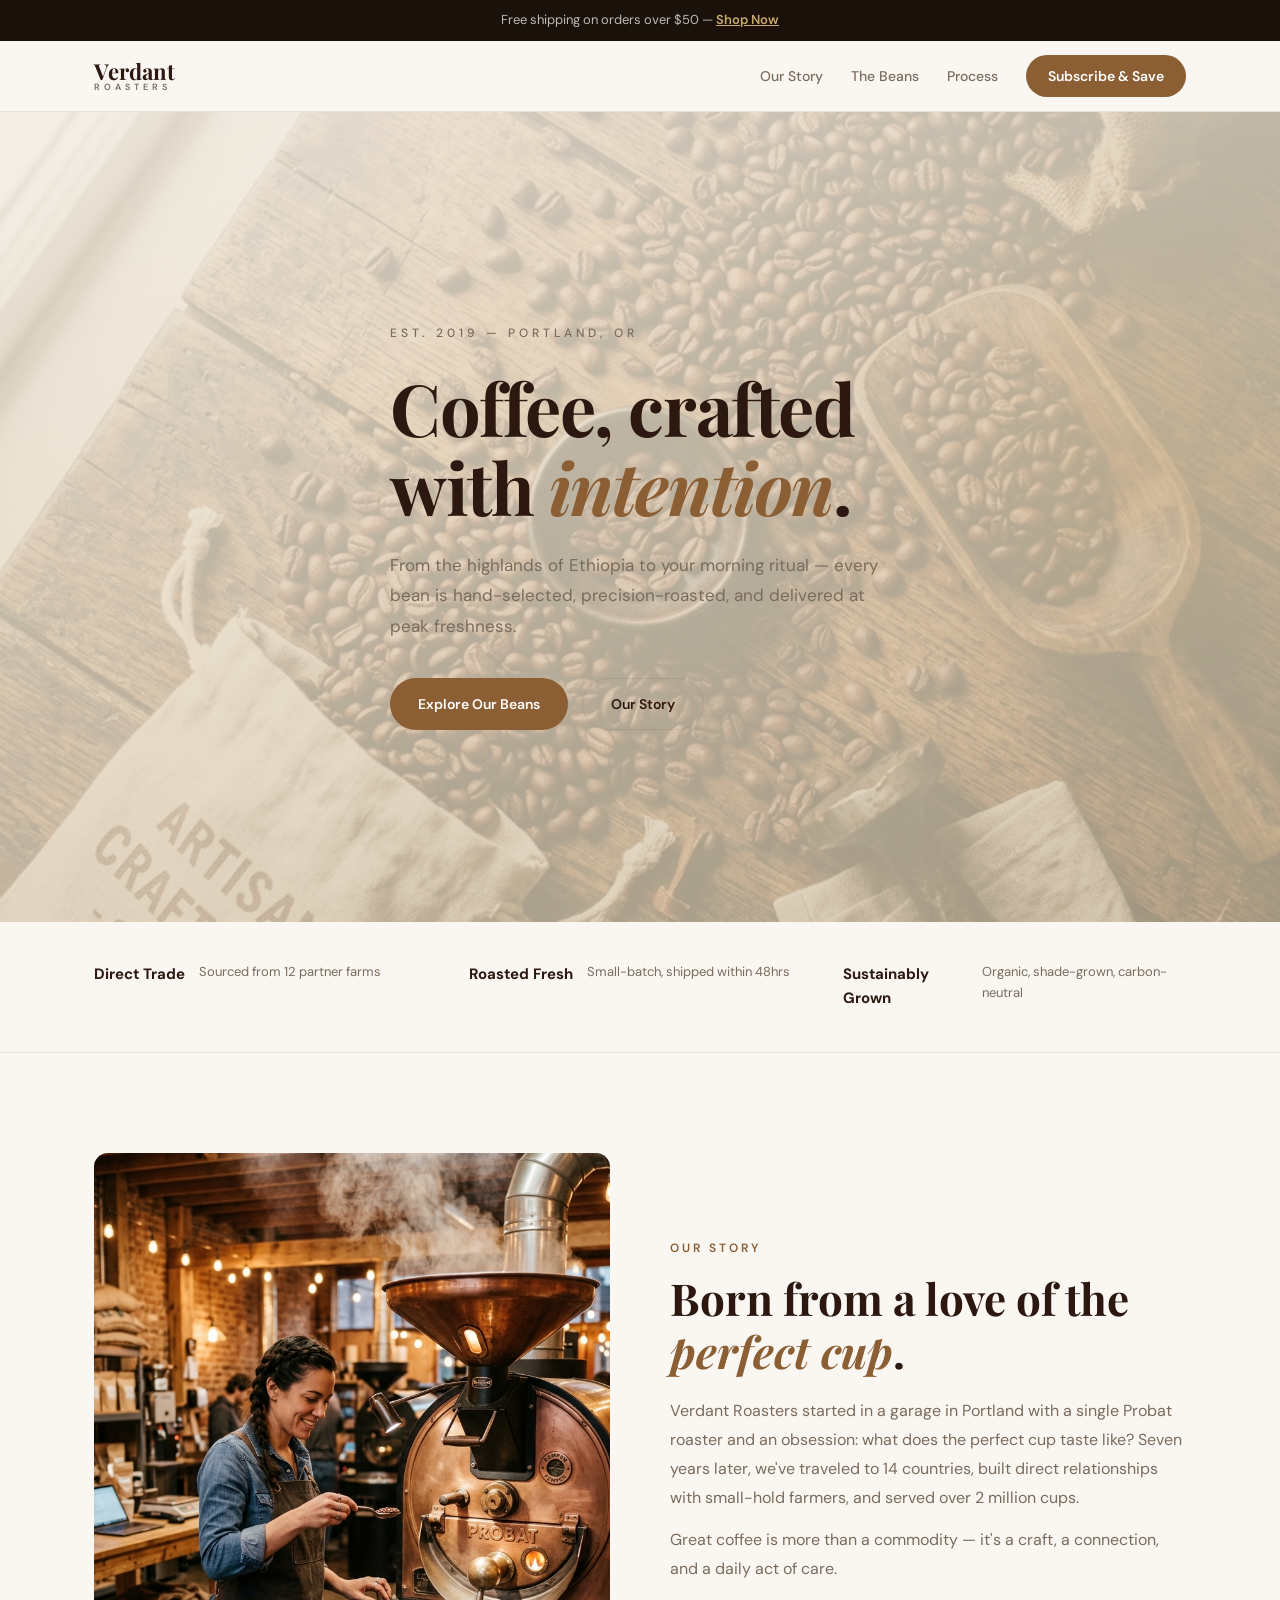
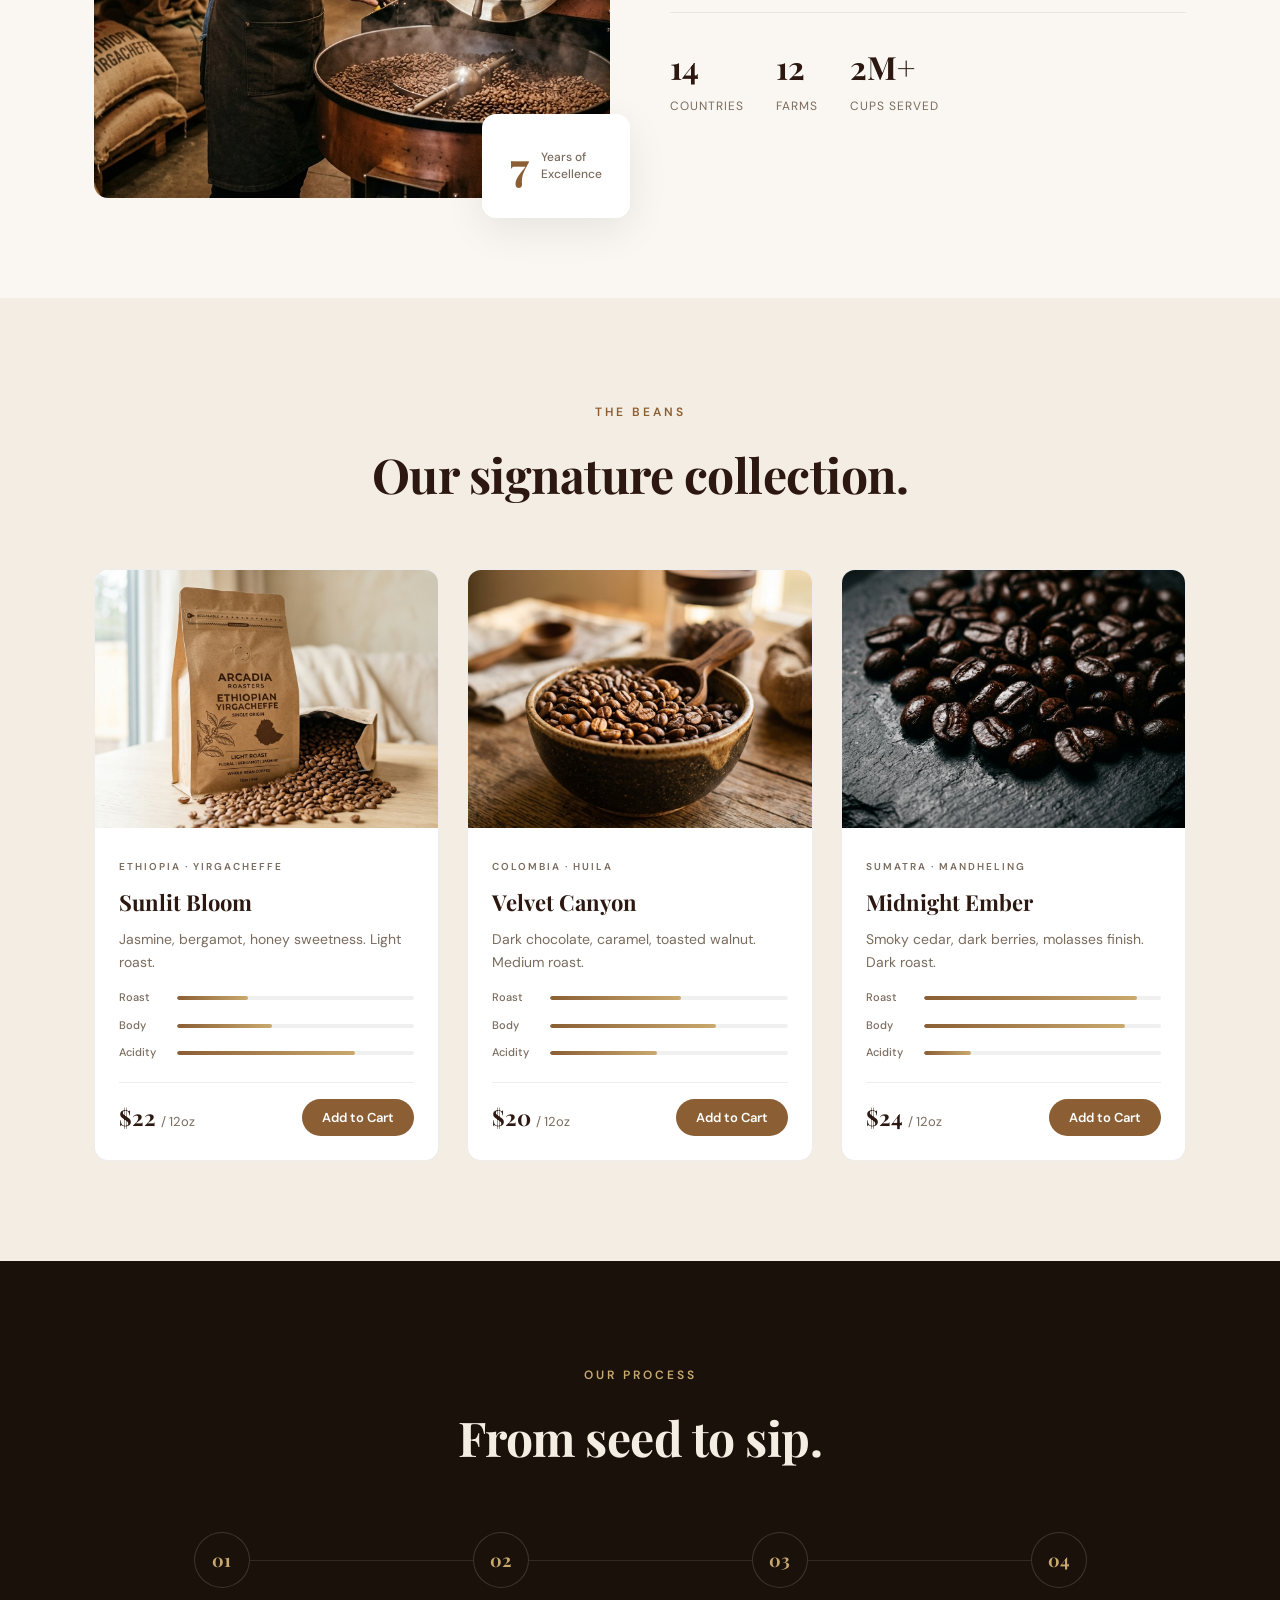
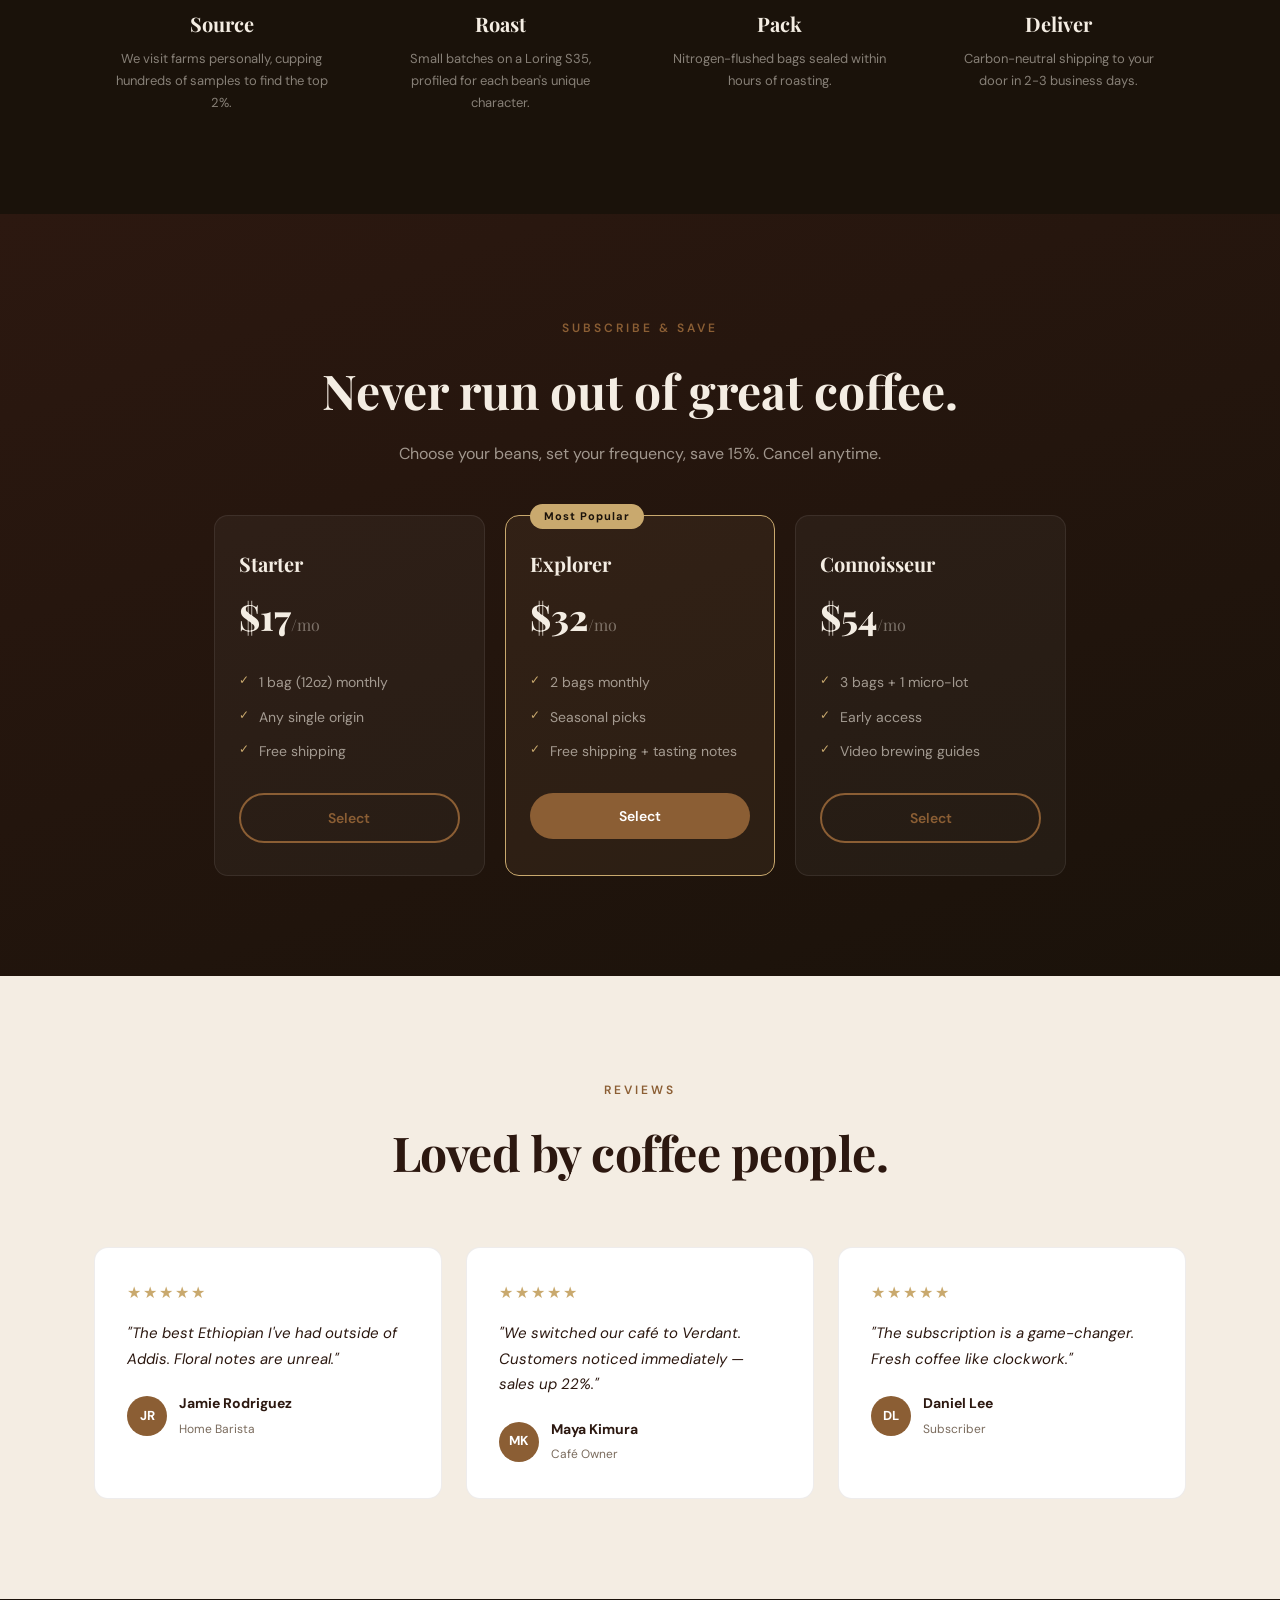
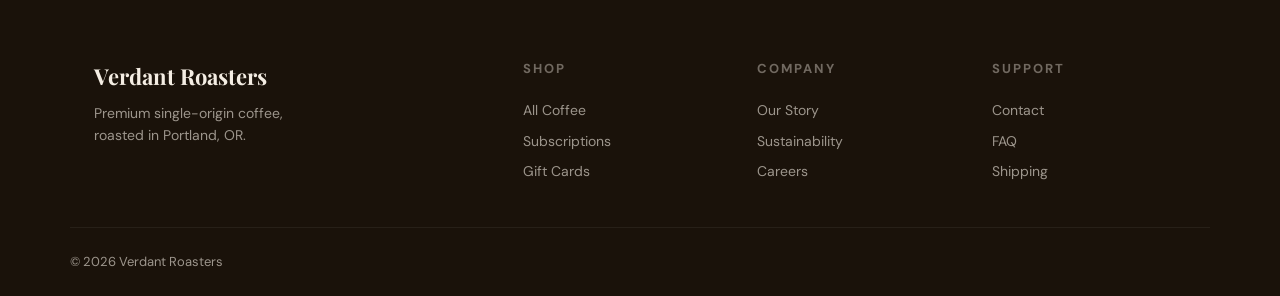
<file: project-2-landing/index.html>
<!DOCTYPE html>
<html lang="en">
<head>
    <meta charset="UTF-8">
    <meta name="viewport" content="width=device-width, initial-scale=1.0">
    <title>Verdant Roasters — Premium Single-Origin Coffee</title>
    <meta name="description" content="Verdant Roasters sources and roasts the world's finest single-origin beans.">
    <link rel="preconnect" href="https://fonts.googleapis.com">
    <link rel="preconnect" href="https://fonts.gstatic.com" crossorigin>
    <link href="https://fonts.googleapis.com/css2?family=Playfair+Display:ital,wght@0,400;0,700;0,800;1,400&family=DM+Sans:wght@300;400;500;600;700&display=swap" rel="stylesheet">
    <link rel="stylesheet" href="style.css">
</head>
<body>
    <div class="top-bar"><p>Free shipping on orders over $50 — <a href="#shop">Shop Now</a></p></div>

    <header class="nav" id="nav">
        <div class="container nav-inner">
            <a href="#" class="nav-logo">Verdant<small>ROASTERS</small></a>
            <nav class="nav-links" id="navLinks">
                <a href="#story">Our Story</a>
                <a href="#beans">The Beans</a>
                <a href="#process">Process</a>
                <a href="#subscribe" class="nav-cta">Subscribe & Save</a>
            </nav>
            <button class="hamburger" id="hamburger" aria-label="Menu"><span></span><span></span><span></span></button>
        </div>
    </header>

    <div class="mobile-overlay" id="mobileOverlay">
        <nav><a href="#story">Our Story</a><a href="#beans">The Beans</a><a href="#process">Process</a><a href="#subscribe">Subscribe</a></nav>
    </div>

    <section class="hero">
        <div class="hero-bg"></div>
        <div class="container hero-content">
            <span class="hero-eyebrow reveal">EST. 2019 — PORTLAND, OR</span>
            <h1 class="hero-title reveal delay-1">Coffee, crafted<br>with <em>intention</em>.</h1>
            <p class="hero-desc reveal delay-2">From the highlands of Ethiopia to your morning ritual — every bean is hand-selected, precision-roasted, and delivered at peak freshness.</p>
            <div class="hero-actions reveal delay-3">
                <a href="#beans" class="btn btn-warm">Explore Our Beans</a>
                <a href="#story" class="btn btn-ghost-warm">Our Story</a>
            </div>
        </div>
    </section>

    <section class="features-strip">
        <div class="container features-grid">
            <div class="feature-item reveal">
                <h4>Direct Trade</h4>
                <p>Sourced from 12 partner farms</p>
            </div>
            <div class="feature-item reveal delay-1">
                <h4>Roasted Fresh</h4>
                <p>Small-batch, shipped within 48hrs</p>
            </div>
            <div class="feature-item reveal delay-2">
                <h4>Sustainably Grown</h4>
                <p>Organic, shade-grown, carbon-neutral</p>
            </div>
        </div>
    </section>

    <section id="story" class="section story">
        <div class="container story-grid">
            <div class="story-visual reveal">
                <img class="story-img" src="images/story.png" alt="Coffee roaster at work in Verdant Roasters" loading="lazy">
                <div class="story-badge"><span class="badge-num">7</span><span>Years of<br>Excellence</span></div>
            </div>
            <div class="story-content">
                <span class="section-tag reveal">Our Story</span>
                <h2 class="reveal delay-1">Born from a love of the <em>perfect cup</em>.</h2>
                <p class="reveal delay-2">Verdant Roasters started in a garage in Portland with a single Probat roaster and an obsession: what does the perfect cup taste like? Seven years later, we've traveled to 14 countries, built direct relationships with small-hold farmers, and served over 2 million cups.</p>
                <p class="reveal delay-3">Great coffee is more than a commodity — it's a craft, a connection, and a daily act of care.</p>
                <div class="story-stats reveal delay-4">
                    <div class="s-stat"><span class="s-stat-num" data-count="14">0</span><span class="s-stat-label">Countries</span></div>
                    <div class="s-stat"><span class="s-stat-num" data-count="12">0</span><span class="s-stat-label">Farms</span></div>
                    <div class="s-stat"><span class="s-stat-num">2M+</span><span class="s-stat-label">Cups Served</span></div>
                </div>
            </div>
        </div>
    </section>

    <section id="beans" class="section beans section-cream">
        <div class="container">
            <div class="section-header-center">
                <span class="section-tag reveal">The Beans</span>
                <h2 class="reveal delay-1">Our signature collection.</h2>
            </div>
            <div class="beans-grid">
                <div class="bean-card reveal">
                    <img class="bean-img" src="images/bean-light.png" alt="Sunlit Bloom light roast Ethiopian coffee" loading="lazy">
                    <div class="bean-body">
                        <span class="bean-origin">ETHIOPIA · YIRGACHEFFE</span>
                        <h3>Sunlit Bloom</h3>
                        <p>Jasmine, bergamot, honey sweetness. Light roast.</p>
                        <div class="bean-details">
                            <div class="bean-detail"><span>Roast</span><div class="roast-bar"><div class="roast-fill" style="width:30%"></div></div></div>
                            <div class="bean-detail"><span>Body</span><div class="roast-bar"><div class="roast-fill" style="width:40%"></div></div></div>
                            <div class="bean-detail"><span>Acidity</span><div class="roast-bar"><div class="roast-fill" style="width:75%"></div></div></div>
                        </div>
                        <div class="bean-footer"><span class="bean-price">$22 <small>/ 12oz</small></span><button class="btn btn-bean">Add to Cart</button></div>
                    </div>
                </div>
                <div class="bean-card reveal delay-1">
                    <img class="bean-img" src="images/bean-medium.png" alt="Velvet Canyon medium roast Colombian coffee" loading="lazy">
                    <div class="bean-body">
                        <span class="bean-origin">COLOMBIA · HUILA</span>
                        <h3>Velvet Canyon</h3>
                        <p>Dark chocolate, caramel, toasted walnut. Medium roast.</p>
                        <div class="bean-details">
                            <div class="bean-detail"><span>Roast</span><div class="roast-bar"><div class="roast-fill" style="width:55%"></div></div></div>
                            <div class="bean-detail"><span>Body</span><div class="roast-bar"><div class="roast-fill" style="width:70%"></div></div></div>
                            <div class="bean-detail"><span>Acidity</span><div class="roast-bar"><div class="roast-fill" style="width:45%"></div></div></div>
                        </div>
                        <div class="bean-footer"><span class="bean-price">$20 <small>/ 12oz</small></span><button class="btn btn-bean">Add to Cart</button></div>
                    </div>
                </div>
                <div class="bean-card reveal delay-2">
                    <img class="bean-img" src="images/bean-dark.png" alt="Midnight Ember dark roast Sumatran coffee" loading="lazy">
                    <div class="bean-body">
                        <span class="bean-origin">SUMATRA · MANDHELING</span>
                        <h3>Midnight Ember</h3>
                        <p>Smoky cedar, dark berries, molasses finish. Dark roast.</p>
                        <div class="bean-details">
                            <div class="bean-detail"><span>Roast</span><div class="roast-bar"><div class="roast-fill" style="width:90%"></div></div></div>
                            <div class="bean-detail"><span>Body</span><div class="roast-bar"><div class="roast-fill" style="width:85%"></div></div></div>
                            <div class="bean-detail"><span>Acidity</span><div class="roast-bar"><div class="roast-fill" style="width:20%"></div></div></div>
                        </div>
                        <div class="bean-footer"><span class="bean-price">$24 <small>/ 12oz</small></span><button class="btn btn-bean">Add to Cart</button></div>
                    </div>
                </div>
            </div>
        </div>
    </section>

    <section id="process" class="section process">
        <div class="container">
            <div class="section-header-center">
                <span class="section-tag reveal">Our Process</span>
                <h2 class="reveal delay-1">From seed to sip.</h2>
            </div>
            <div class="process-timeline">
                <div class="process-step reveal"><div class="step-num">01</div><div class="step-content"><h3>Source</h3><p>We visit farms personally, cupping hundreds of samples to find the top 2%.</p></div></div>
                <div class="process-step reveal delay-1"><div class="step-num">02</div><div class="step-content"><h3>Roast</h3><p>Small batches on a Loring S35, profiled for each bean's unique character.</p></div></div>
                <div class="process-step reveal delay-2"><div class="step-num">03</div><div class="step-content"><h3>Pack</h3><p>Nitrogen-flushed bags sealed within hours of roasting.</p></div></div>
                <div class="process-step reveal delay-3"><div class="step-num">04</div><div class="step-content"><h3>Deliver</h3><p>Carbon-neutral shipping to your door in 2-3 business days.</p></div></div>
            </div>
        </div>
    </section>

    <section id="subscribe" class="section subscribe-section">
        <div class="container subscribe-inner">
            <span class="section-tag reveal">Subscribe & Save</span>
            <h2 class="reveal delay-1">Never run out of great coffee.</h2>
            <p class="sub-desc reveal delay-2">Choose your beans, set your frequency, save 15%. Cancel anytime.</p>
            <div class="sub-tiers reveal delay-3">
                <div class="sub-tier">
                    <h4>Starter</h4>
                    <div class="sub-price">$17<small>/mo</small></div>
                    <ul><li>1 bag (12oz) monthly</li><li>Any single origin</li><li>Free shipping</li></ul>
                    <button class="btn btn-warm-outline">Select</button>
                </div>
                <div class="sub-tier featured">
                    <div class="sub-badge">Most Popular</div>
                    <h4>Explorer</h4>
                    <div class="sub-price">$32<small>/mo</small></div>
                    <ul><li>2 bags monthly</li><li>Seasonal picks</li><li>Free shipping + tasting notes</li></ul>
                    <button class="btn btn-warm">Select</button>
                </div>
                <div class="sub-tier">
                    <h4>Connoisseur</h4>
                    <div class="sub-price">$54<small>/mo</small></div>
                    <ul><li>3 bags + 1 micro-lot</li><li>Early access</li><li>Video brewing guides</li></ul>
                    <button class="btn btn-warm-outline">Select</button>
                </div>
            </div>
        </div>
    </section>

    <section class="section testimonials section-cream">
        <div class="container">
            <div class="section-header-center">
                <span class="section-tag reveal">Reviews</span>
                <h2 class="reveal delay-1">Loved by coffee people.</h2>
            </div>
            <div class="testimonials-grid">
                <div class="testimonial-card reveal">
                    <div class="stars">★★★★★</div>
                    <p>"The best Ethiopian I've had outside of Addis. Floral notes are unreal."</p>
                    <div class="testimonial-author"><div class="author-avatar">JR</div><div><strong>Jamie Rodriguez</strong><span>Home Barista</span></div></div>
                </div>
                <div class="testimonial-card reveal delay-1">
                    <div class="stars">★★★★★</div>
                    <p>"We switched our café to Verdant. Customers noticed immediately — sales up 22%."</p>
                    <div class="testimonial-author"><div class="author-avatar">MK</div><div><strong>Maya Kimura</strong><span>Café Owner</span></div></div>
                </div>
                <div class="testimonial-card reveal delay-2">
                    <div class="stars">★★★★★</div>
                    <p>"The subscription is a game-changer. Fresh coffee like clockwork."</p>
                    <div class="testimonial-author"><div class="author-avatar">DL</div><div><strong>Daniel Lee</strong><span>Subscriber</span></div></div>
                </div>
            </div>
        </div>
    </section>

    <footer class="footer">
        <div class="container footer-grid">
            <div class="footer-brand"><h3>Verdant Roasters</h3><p>Premium single-origin coffee,<br>roasted in Portland, OR.</p></div>
            <div class="footer-col"><h4>Shop</h4><a href="#">All Coffee</a><a href="#">Subscriptions</a><a href="#">Gift Cards</a></div>
            <div class="footer-col"><h4>Company</h4><a href="#">Our Story</a><a href="#">Sustainability</a><a href="#">Careers</a></div>
            <div class="footer-col"><h4>Support</h4><a href="#">Contact</a><a href="#">FAQ</a><a href="#">Shipping</a></div>
        </div>
        <div class="container footer-bottom"><p>&copy; 2026 Verdant Roasters</p></div>
    </footer>
    <script src="script.js"></script>
</body>
</html>
</file>
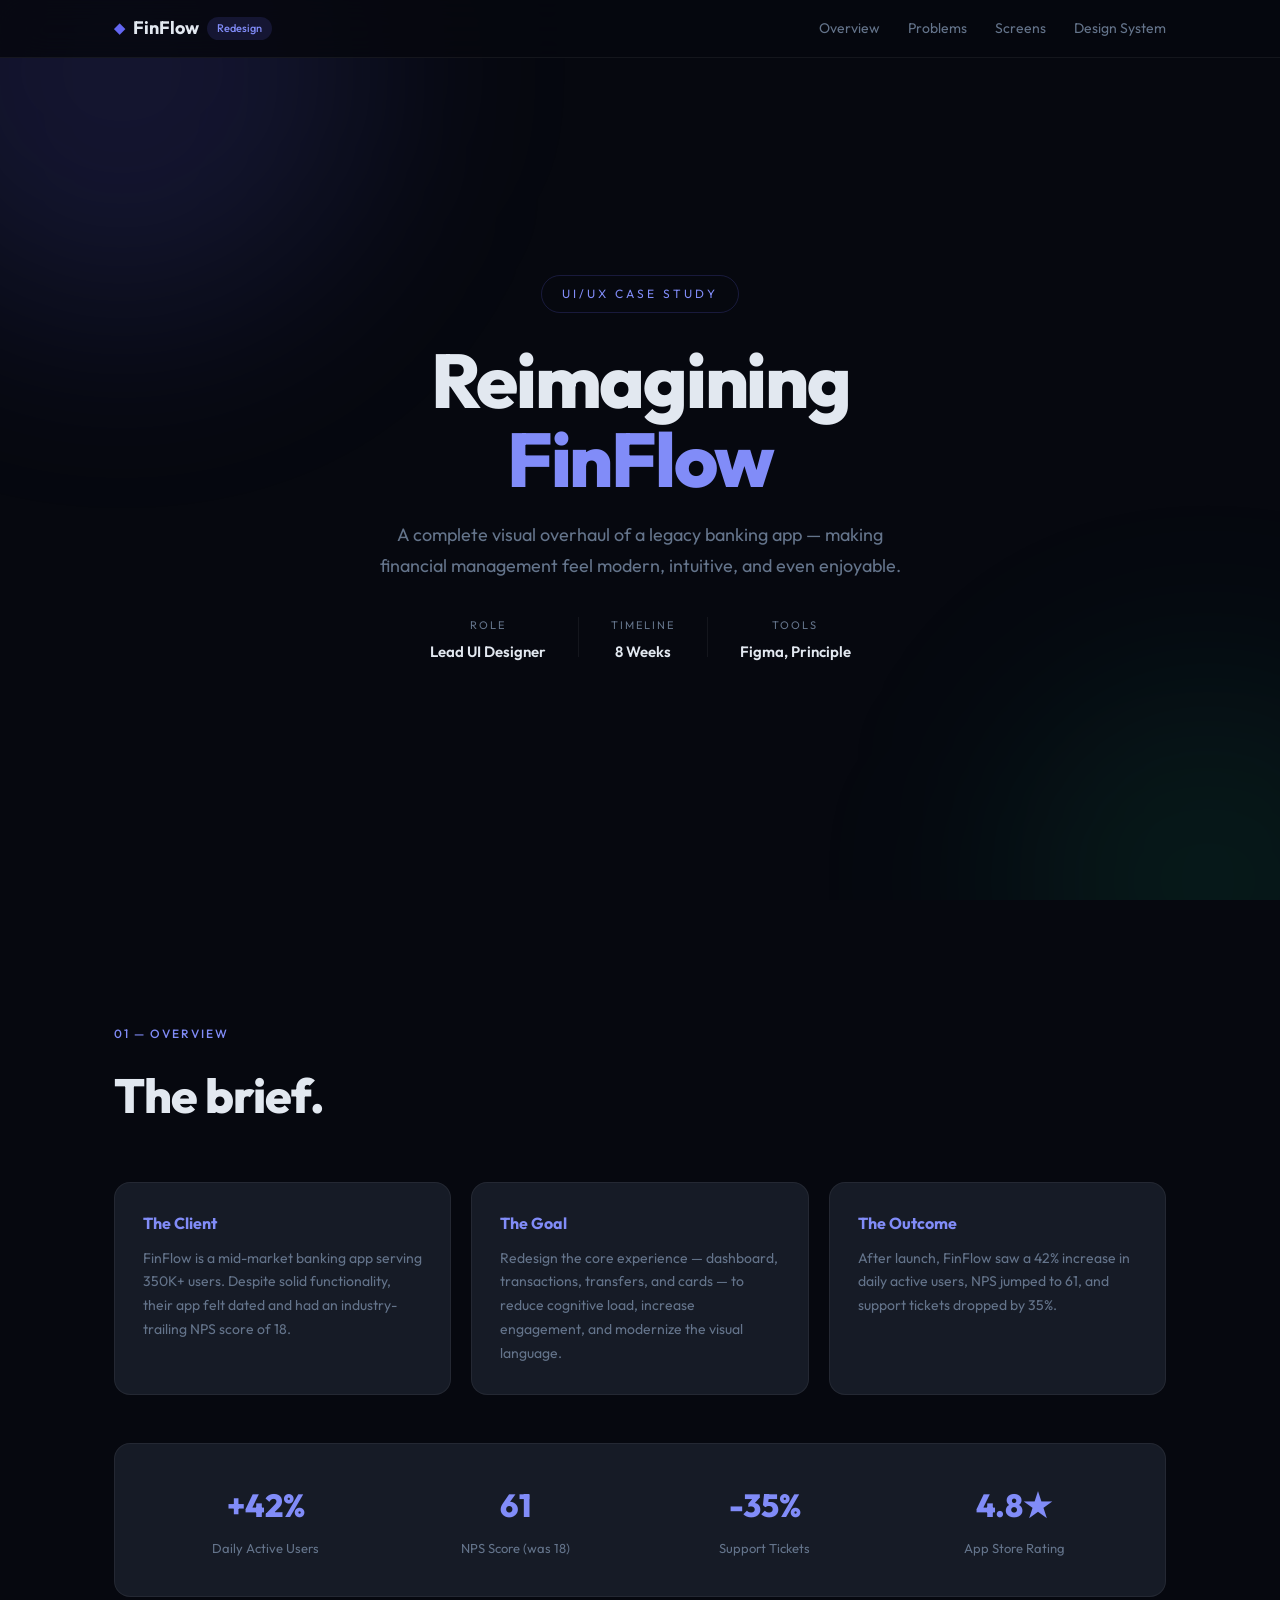
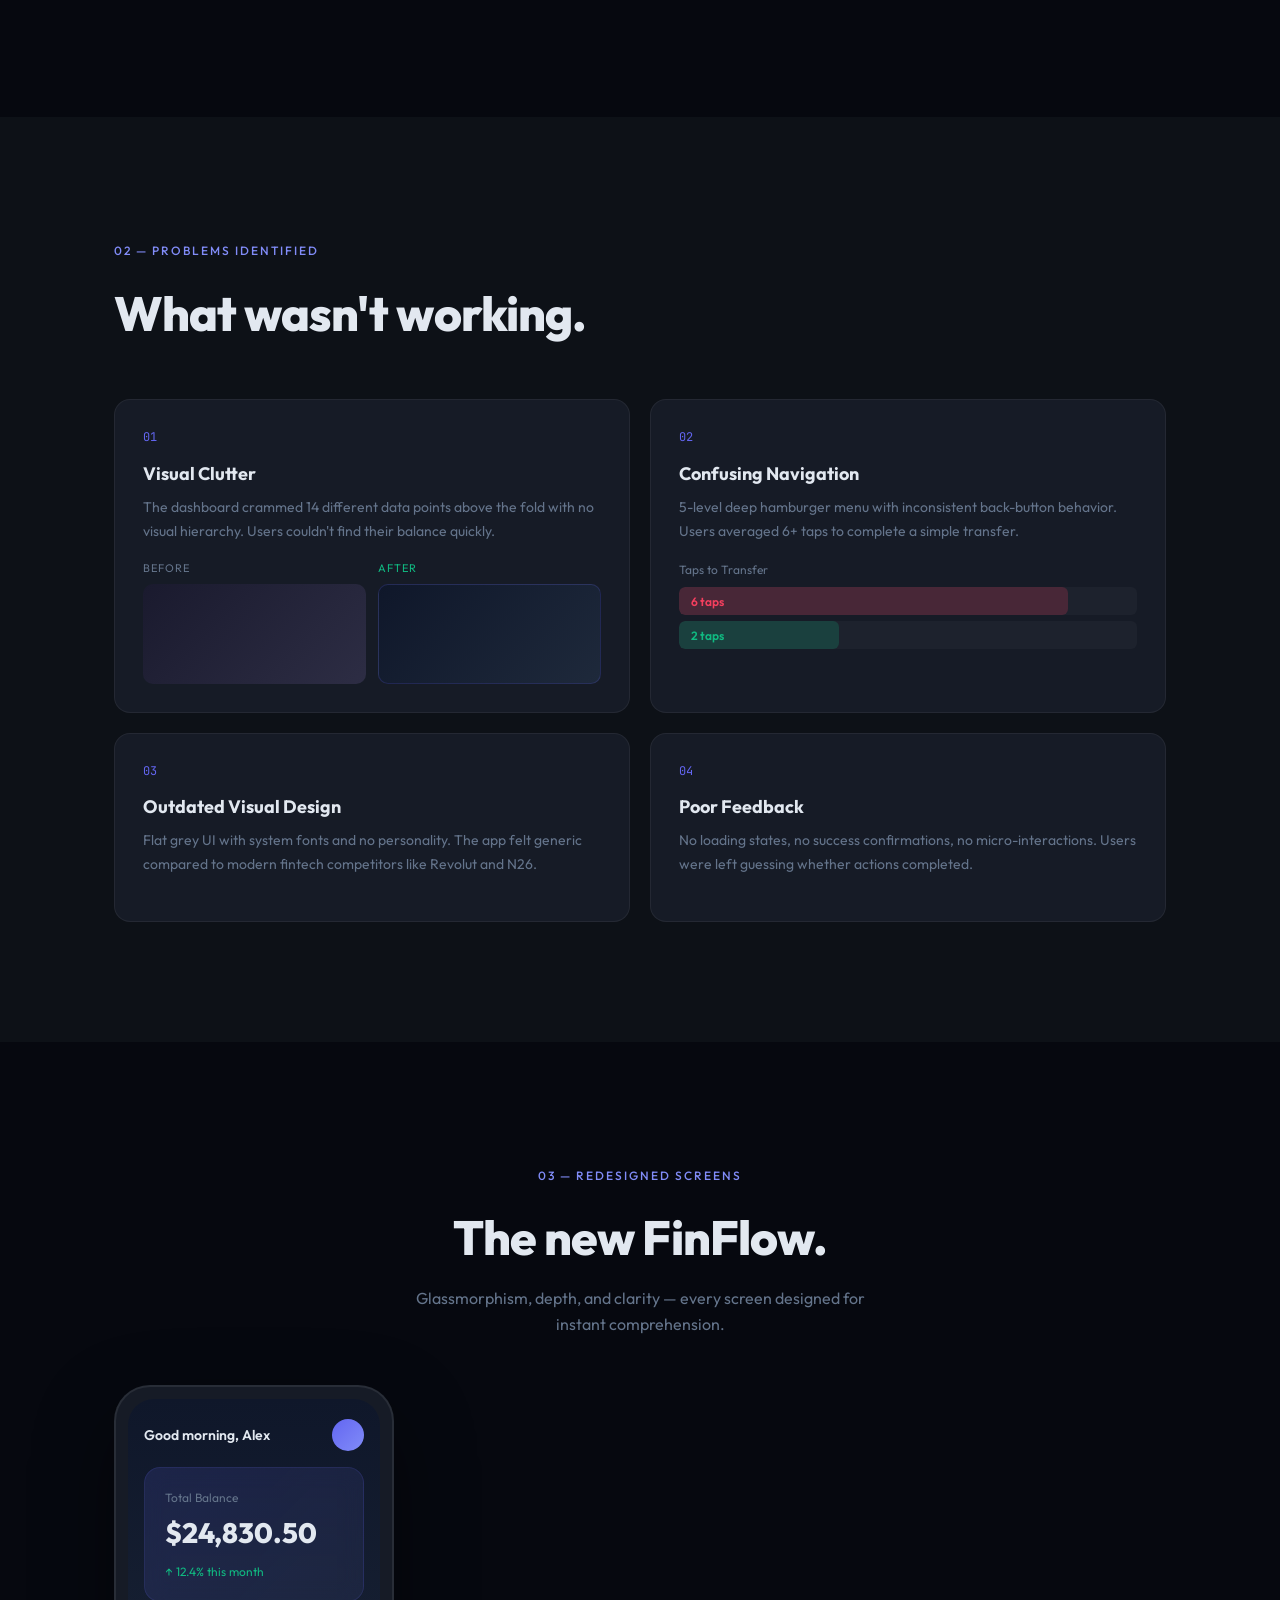
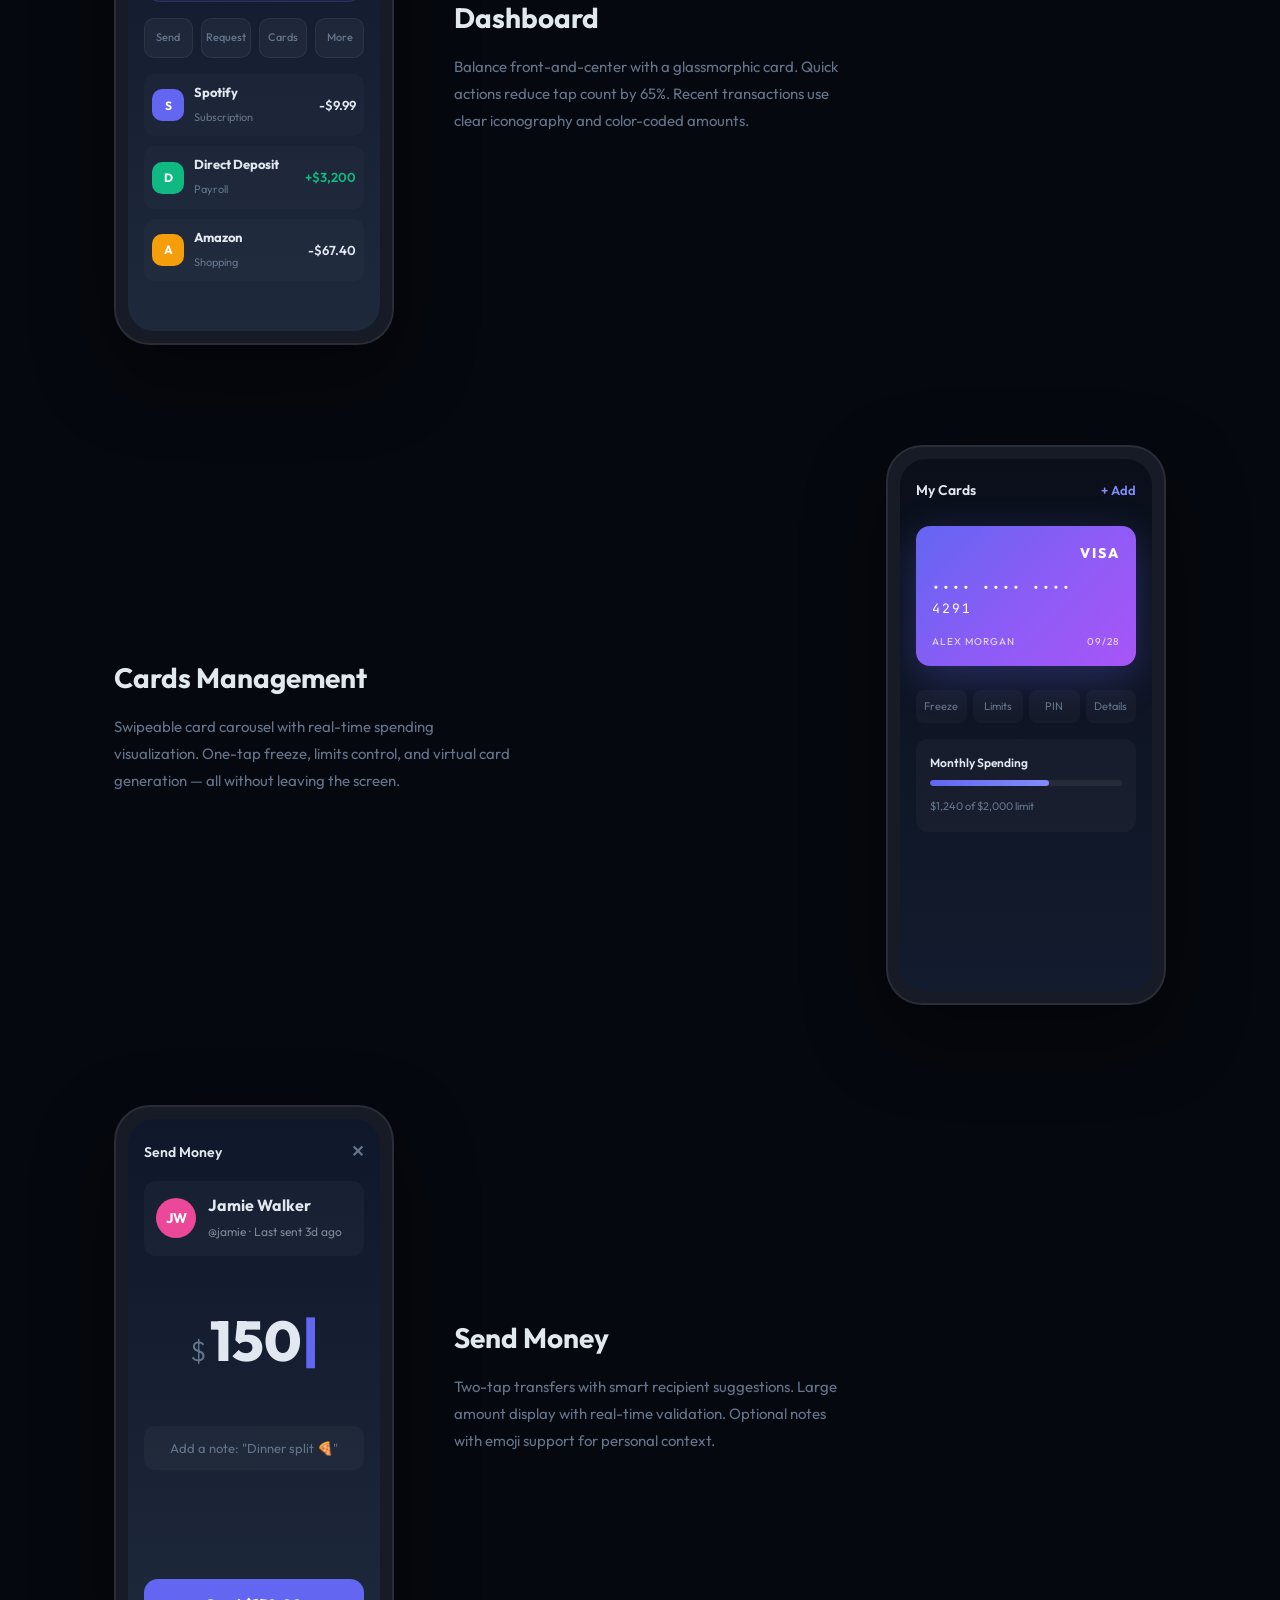
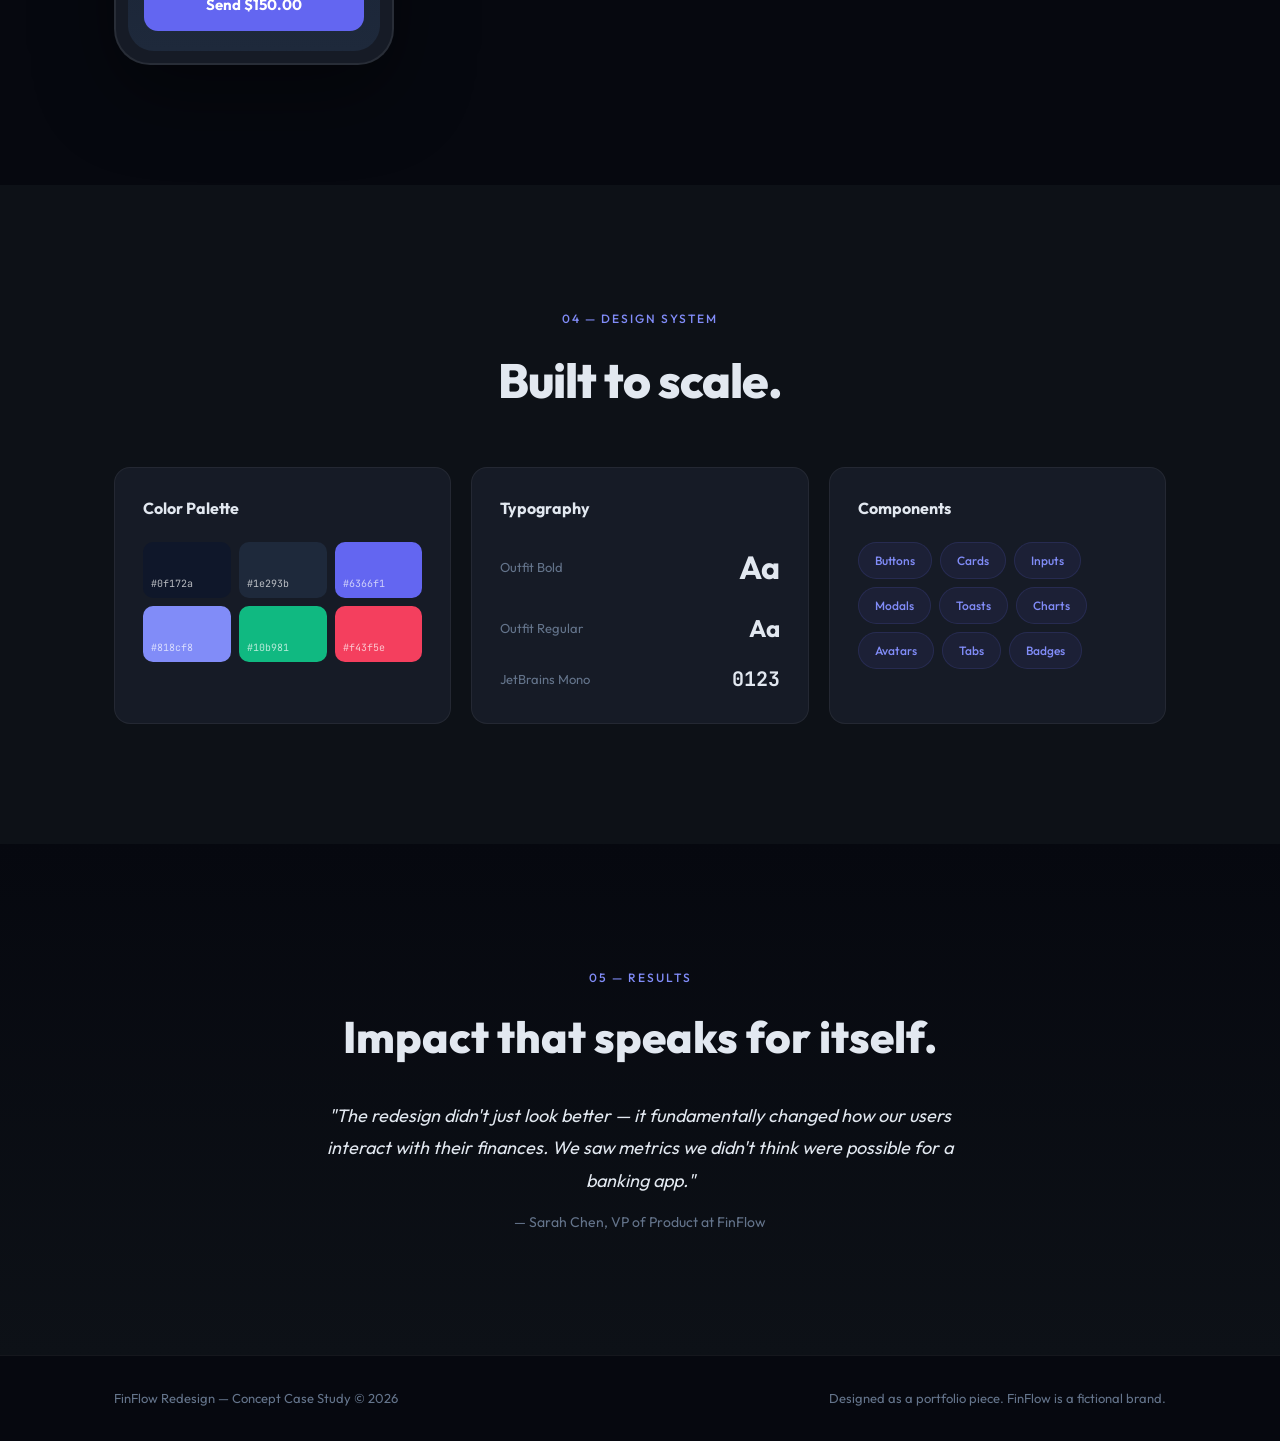
<file: project-3-redesign/index.html>
<!DOCTYPE html>
<html lang="en">
<head>
    <meta charset="UTF-8">
    <meta name="viewport" content="width=device-width, initial-scale=1.0">
    <title>FinFlow — Banking App UI Redesign Concept</title>
    <meta name="description" content="A UI redesign concept for FinFlow, a modern banking app. Showcasing glassmorphism, dark UI, and improved UX flows.">
    <link rel="preconnect" href="https://fonts.googleapis.com">
    <link rel="preconnect" href="https://fonts.gstatic.com" crossorigin>
    <link href="https://fonts.googleapis.com/css2?family=Outfit:wght@300;400;500;600;700;800&family=JetBrains+Mono:wght@400;500&display=swap" rel="stylesheet">
    <link rel="stylesheet" href="style.css">
</head>
<body>
    <!-- Nav -->
    <header class="nav">
        <div class="container nav-inner">
            <a href="#" class="nav-logo">
                <span class="logo-icon">◆</span> FinFlow <span class="logo-tag">Redesign</span>
            </a>
            <nav class="nav-links">
                <a href="#overview">Overview</a>
                <a href="#problems">Problems</a>
                <a href="#screens">Screens</a>
                <a href="#system">Design System</a>
            </nav>
            <button class="hamburger" id="hamburger" aria-label="Menu"><span></span><span></span><span></span></button>
        </div>
    </header>
    <div class="mobile-overlay" id="mobileOverlay">
        <nav><a href="#overview">Overview</a><a href="#problems">Problems</a><a href="#screens">Screens</a><a href="#system">Design System</a></nav>
    </div>

    <!-- Hero -->
    <section class="hero">
        <div class="hero-orb orb-1"></div>
        <div class="hero-orb orb-2"></div>
        <div class="container hero-content">
            <div class="case-badge reveal">UI/UX Case Study</div>
            <h1 class="reveal delay-1">Reimagining <em>FinFlow</em></h1>
            <p class="hero-sub reveal delay-2">A complete visual overhaul of a legacy banking app — making financial management feel modern, intuitive, and even enjoyable.</p>
            <div class="hero-meta reveal delay-3">
                <div class="meta-item"><span class="meta-label">Role</span><span>Lead UI Designer</span></div>
                <div class="meta-divider"></div>
                <div class="meta-item"><span class="meta-label">Timeline</span><span>8 Weeks</span></div>
                <div class="meta-divider"></div>
                <div class="meta-item"><span class="meta-label">Tools</span><span>Figma, Principle</span></div>
            </div>
        </div>
    </section>

    <!-- Overview -->
    <section id="overview" class="section">
        <div class="container">
            <div class="section-header">
                <span class="tag reveal">01 — Overview</span>
                <h2 class="reveal delay-1">The brief.</h2>
            </div>
            <div class="overview-grid">
                <div class="overview-card reveal">
                    <h3>The Client</h3>
                    <p>FinFlow is a mid-market banking app serving 350K+ users. Despite solid functionality, their app felt dated and had an industry-trailing NPS score of 18.</p>
                </div>
                <div class="overview-card reveal delay-1">
                    <h3>The Goal</h3>
                    <p>Redesign the core experience — dashboard, transactions, transfers, and cards — to reduce cognitive load, increase engagement, and modernize the visual language.</p>
                </div>
                <div class="overview-card reveal delay-2">
                    <h3>The Outcome</h3>
                    <p>After launch, FinFlow saw a 42% increase in daily active users, NPS jumped to 61, and support tickets dropped by 35%.</p>
                </div>
            </div>
            <div class="outcome-stats reveal delay-3">
                <div class="o-stat"><span class="o-num">+42%</span><span class="o-label">Daily Active Users</span></div>
                <div class="o-stat"><span class="o-num">61</span><span class="o-label">NPS Score (was 18)</span></div>
                <div class="o-stat"><span class="o-num">-35%</span><span class="o-label">Support Tickets</span></div>
                <div class="o-stat"><span class="o-num">4.8★</span><span class="o-label">App Store Rating</span></div>
            </div>
        </div>
    </section>

    <!-- Problems -->
    <section id="problems" class="section section-dark">
        <div class="container">
            <div class="section-header">
                <span class="tag reveal">02 — Problems Identified</span>
                <h2 class="reveal delay-1">What wasn't working.</h2>
            </div>
            <div class="problems-grid">
                <div class="problem-card reveal">
                    <div class="problem-num">01</div>
                    <h3>Visual Clutter</h3>
                    <p>The dashboard crammed 14 different data points above the fold with no visual hierarchy. Users couldn't find their balance quickly.</p>
                    <div class="before-after">
                        <div class="ba-item before"><span class="ba-label">Before</span><div class="ba-mock" style="background:linear-gradient(135deg,#1a1a2e,#2d2d44);"></div></div>
                        <div class="ba-item after"><span class="ba-label">After</span><div class="ba-mock" style="background:linear-gradient(135deg,#0f172a,#1e293b);border:1px solid rgba(99,102,241,.2);"></div></div>
                    </div>
                </div>
                <div class="problem-card reveal delay-1">
                    <div class="problem-num">02</div>
                    <h3>Confusing Navigation</h3>
                    <p>5-level deep hamburger menu with inconsistent back-button behavior. Users averaged 6+ taps to complete a simple transfer.</p>
                    <div class="improvement-metric">
                        <span>Taps to Transfer</span>
                        <div class="metric-bars">
                            <div class="metric-bar"><div class="bar-fill old" style="width:85%">6 taps</div></div>
                            <div class="metric-bar"><div class="bar-fill new" style="width:35%">2 taps</div></div>
                        </div>
                    </div>
                </div>
                <div class="problem-card reveal delay-2">
                    <div class="problem-num">03</div>
                    <h3>Outdated Visual Design</h3>
                    <p>Flat grey UI with system fonts and no personality. The app felt generic compared to modern fintech competitors like Revolut and N26.</p>
                </div>
                <div class="problem-card reveal delay-3">
                    <div class="problem-num">04</div>
                    <h3>Poor Feedback</h3>
                    <p>No loading states, no success confirmations, no micro-interactions. Users were left guessing whether actions completed.</p>
                </div>
            </div>
        </div>
    </section>

    <!-- Screens -->
    <section id="screens" class="section">
        <div class="container">
            <div class="section-header center">
                <span class="tag reveal">03 — Redesigned Screens</span>
                <h2 class="reveal delay-1">The new FinFlow.</h2>
                <p class="reveal delay-2">Glassmorphism, depth, and clarity — every screen designed for instant comprehension.</p>
            </div>
            <div class="screens-showcase">
                <!-- Dashboard mockup -->
                <div class="screen-group reveal">
                    <div class="phone-frame">
                        <div class="phone-screen">
                            <div class="mock-header">
                                <span>Good morning, Alex</span>
                                <div class="mock-avatar"></div>
                            </div>
                            <div class="mock-balance-card">
                                <span class="mock-label">Total Balance</span>
                                <span class="mock-amount">$24,830.50</span>
                                <div class="mock-trend">↑ 12.4% this month</div>
                            </div>
                            <div class="mock-quick-actions">
                                <div class="mock-action">Send</div>
                                <div class="mock-action">Request</div>
                                <div class="mock-action">Cards</div>
                                <div class="mock-action">More</div>
                            </div>
                            <div class="mock-transactions">
                                <div class="mock-tx"><div class="tx-icon" style="background:#6366f1">S</div><div class="tx-info"><strong>Spotify</strong><span>Subscription</span></div><span class="tx-amount">-$9.99</span></div>
                                <div class="mock-tx"><div class="tx-icon" style="background:#10b981">D</div><div class="tx-info"><strong>Direct Deposit</strong><span>Payroll</span></div><span class="tx-amount green">+$3,200</span></div>
                                <div class="mock-tx"><div class="tx-icon" style="background:#f59e0b">A</div><div class="tx-info"><strong>Amazon</strong><span>Shopping</span></div><span class="tx-amount">-$67.40</span></div>
                            </div>
                        </div>
                    </div>
                    <div class="screen-info">
                        <h3>Dashboard</h3>
                        <p>Balance front-and-center with a glassmorphic card. Quick actions reduce tap count by 65%. Recent transactions use clear iconography and color-coded amounts.</p>
                    </div>
                </div>

                <!-- Cards Screen -->
                <div class="screen-group reverse reveal delay-1">
                    <div class="phone-frame">
                        <div class="phone-screen dark-screen">
                            <div class="mock-header"><span>My Cards</span><span class="mock-add">+ Add</span></div>
                            <div class="mock-card-visual">
                                <div class="virtual-card">
                                    <span class="vc-type">VISA</span>
                                    <span class="vc-number">•••• •••• •••• 4291</span>
                                    <div class="vc-bottom"><span>ALEX MORGAN</span><span>09/28</span></div>
                                </div>
                            </div>
                            <div class="mock-card-actions">
                                <div class="card-act">Freeze</div>
                                <div class="card-act">Limits</div>
                                <div class="card-act">PIN</div>
                                <div class="card-act">Details</div>
                            </div>
                            <div class="mock-spending">
                                <h4>Monthly Spending</h4>
                                <div class="spending-bar"><div class="spending-fill" style="width:62%"></div></div>
                                <span class="spending-text">$1,240 of $2,000 limit</span>
                            </div>
                        </div>
                    </div>
                    <div class="screen-info">
                        <h3>Cards Management</h3>
                        <p>Swipeable card carousel with real-time spending visualization. One-tap freeze, limits control, and virtual card generation — all without leaving the screen.</p>
                    </div>
                </div>

                <!-- Transfer Screen -->
                <div class="screen-group reveal delay-2">
                    <div class="phone-frame">
                        <div class="phone-screen">
                            <div class="mock-header"><span>Send Money</span><span class="mock-close">✕</span></div>
                            <div class="mock-recipient">
                                <div class="recipient-avatar" style="background:#ec4899">JW</div>
                                <div><strong>Jamie Walker</strong><br><span style="opacity:.5;font-size:12px">@jamie · Last sent 3d ago</span></div>
                            </div>
                            <div class="mock-amount-input">
                                <span class="amount-currency">$</span>
                                <span class="amount-value">150<span class="amount-cursor">|</span></span>
                            </div>
                            <div class="mock-note">Add a note: "Dinner split 🍕"</div>
                            <div class="mock-send-btn">Send $150.00</div>
                        </div>
                    </div>
                    <div class="screen-info">
                        <h3>Send Money</h3>
                        <p>Two-tap transfers with smart recipient suggestions. Large amount display with real-time validation. Optional notes with emoji support for personal context.</p>
                    </div>
                </div>
            </div>
        </div>
    </section>

    <!-- Design System -->
    <section id="system" class="section section-dark">
        <div class="container">
            <div class="section-header center">
                <span class="tag reveal">04 — Design System</span>
                <h2 class="reveal delay-1">Built to scale.</h2>
            </div>
            <div class="ds-grid">
                <div class="ds-card reveal">
                    <h3>Color Palette</h3>
                    <div class="color-swatches">
                        <div class="swatch" style="background:#0f172a"><span>#0f172a</span></div>
                        <div class="swatch" style="background:#1e293b"><span>#1e293b</span></div>
                        <div class="swatch" style="background:#6366f1"><span>#6366f1</span></div>
                        <div class="swatch" style="background:#818cf8"><span>#818cf8</span></div>
                        <div class="swatch" style="background:#10b981"><span>#10b981</span></div>
                        <div class="swatch" style="background:#f43f5e"><span>#f43f5e</span></div>
                    </div>
                </div>
                <div class="ds-card reveal delay-1">
                    <h3>Typography</h3>
                    <div class="type-samples">
                        <div class="type-sample"><span class="type-name">Outfit Bold</span><span class="type-preview" style="font-size:32px;font-weight:700">Aa</span></div>
                        <div class="type-sample"><span class="type-name">Outfit Regular</span><span class="type-preview" style="font-size:24px">Aa</span></div>
                        <div class="type-sample"><span class="type-name">JetBrains Mono</span><span class="type-preview mono" style="font-size:20px">0123</span></div>
                    </div>
                </div>
                <div class="ds-card reveal delay-2">
                    <h3>Components</h3>
                    <div class="component-pills">
                        <span class="comp-pill">Buttons</span><span class="comp-pill">Cards</span><span class="comp-pill">Inputs</span>
                        <span class="comp-pill">Modals</span><span class="comp-pill">Toasts</span><span class="comp-pill">Charts</span>
                        <span class="comp-pill">Avatars</span><span class="comp-pill">Tabs</span><span class="comp-pill">Badges</span>
                    </div>
                </div>
            </div>
        </div>
    </section>

    <!-- Results -->
    <section class="section results">
        <div class="container results-inner">
            <span class="tag reveal">05 — Results</span>
            <h2 class="reveal delay-1">Impact that speaks for itself.</h2>
            <blockquote class="reveal delay-2">"The redesign didn't just look better — it fundamentally changed how our users interact with their finances. We saw metrics we didn't think were possible for a banking app."</blockquote>
            <cite class="reveal delay-3">— Sarah Chen, VP of Product at FinFlow</cite>
        </div>
    </section>

    <footer class="footer">
        <div class="container footer-inner">
            <p>FinFlow Redesign — Concept Case Study &copy; 2026</p>
            <p>Designed as a portfolio piece. FinFlow is a fictional brand.</p>
        </div>
    </footer>
    <script src="script.js"></script>
</body>
</html>
</file>
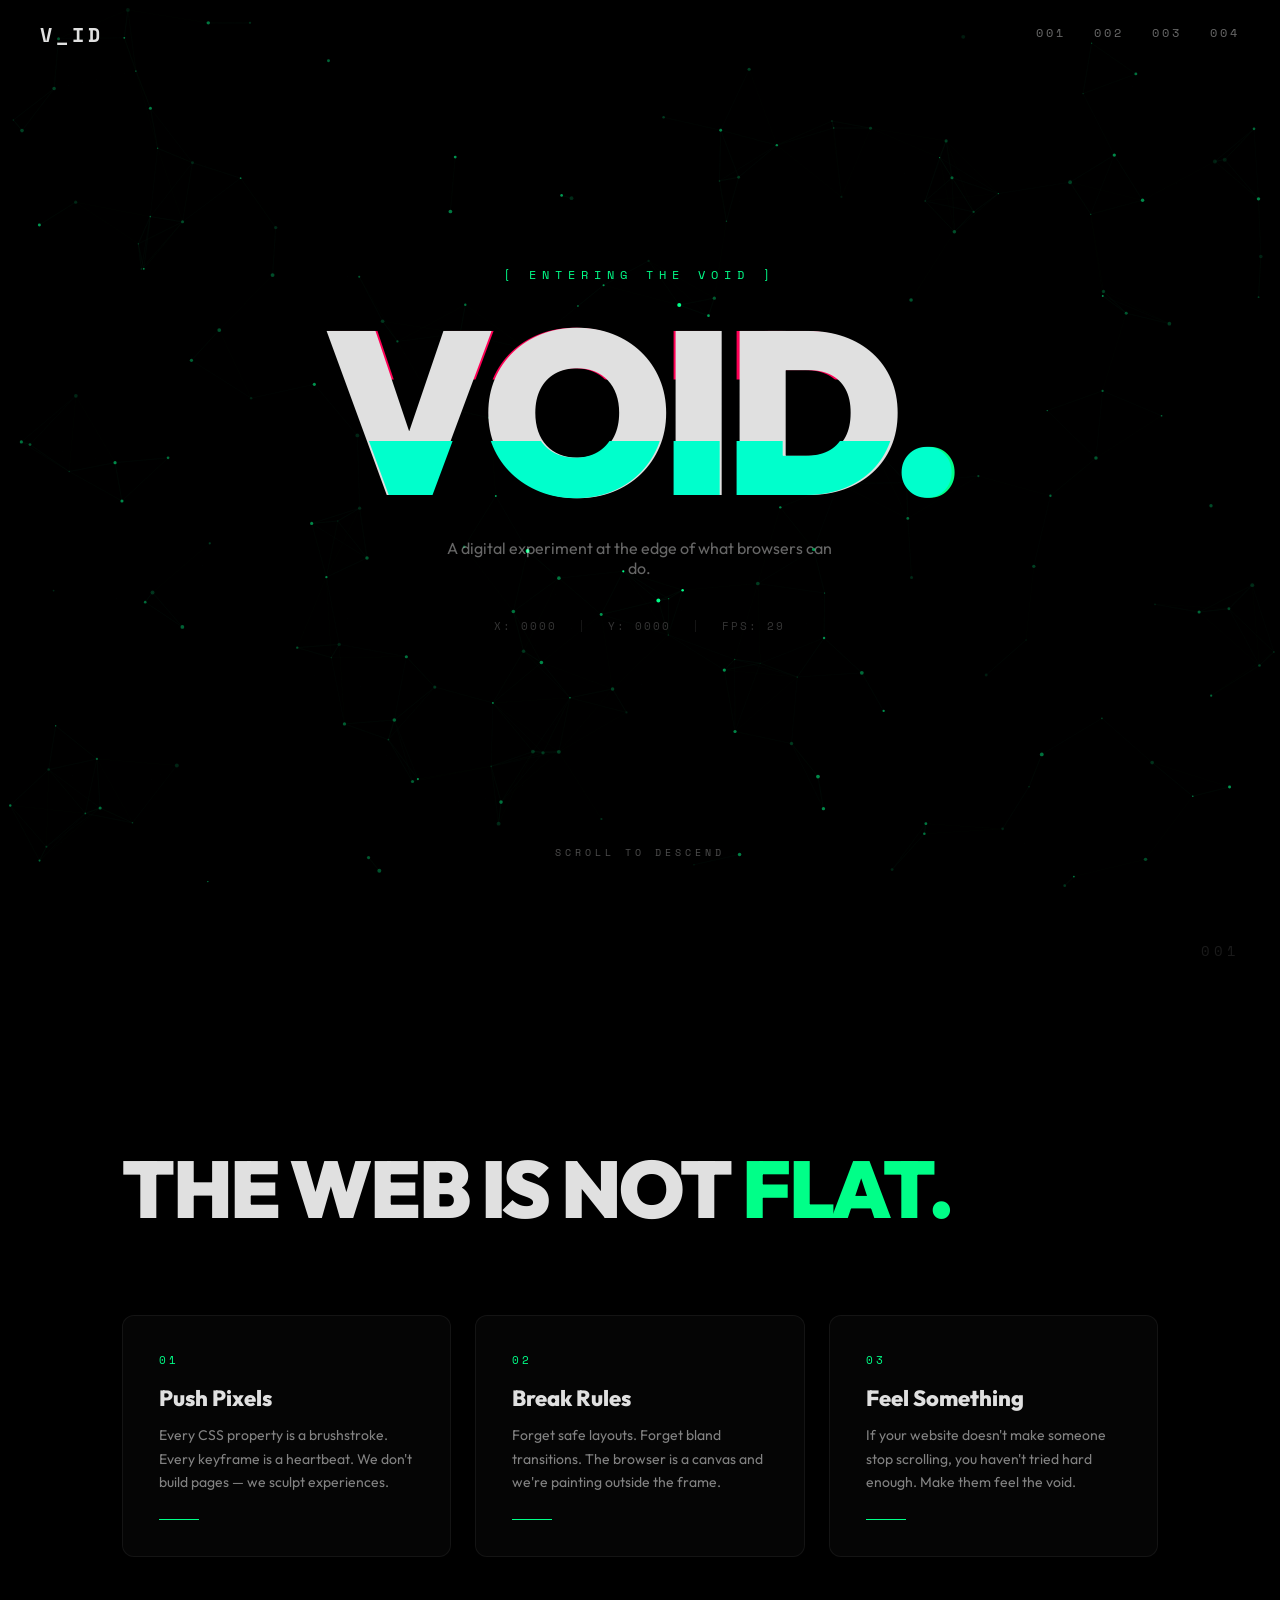
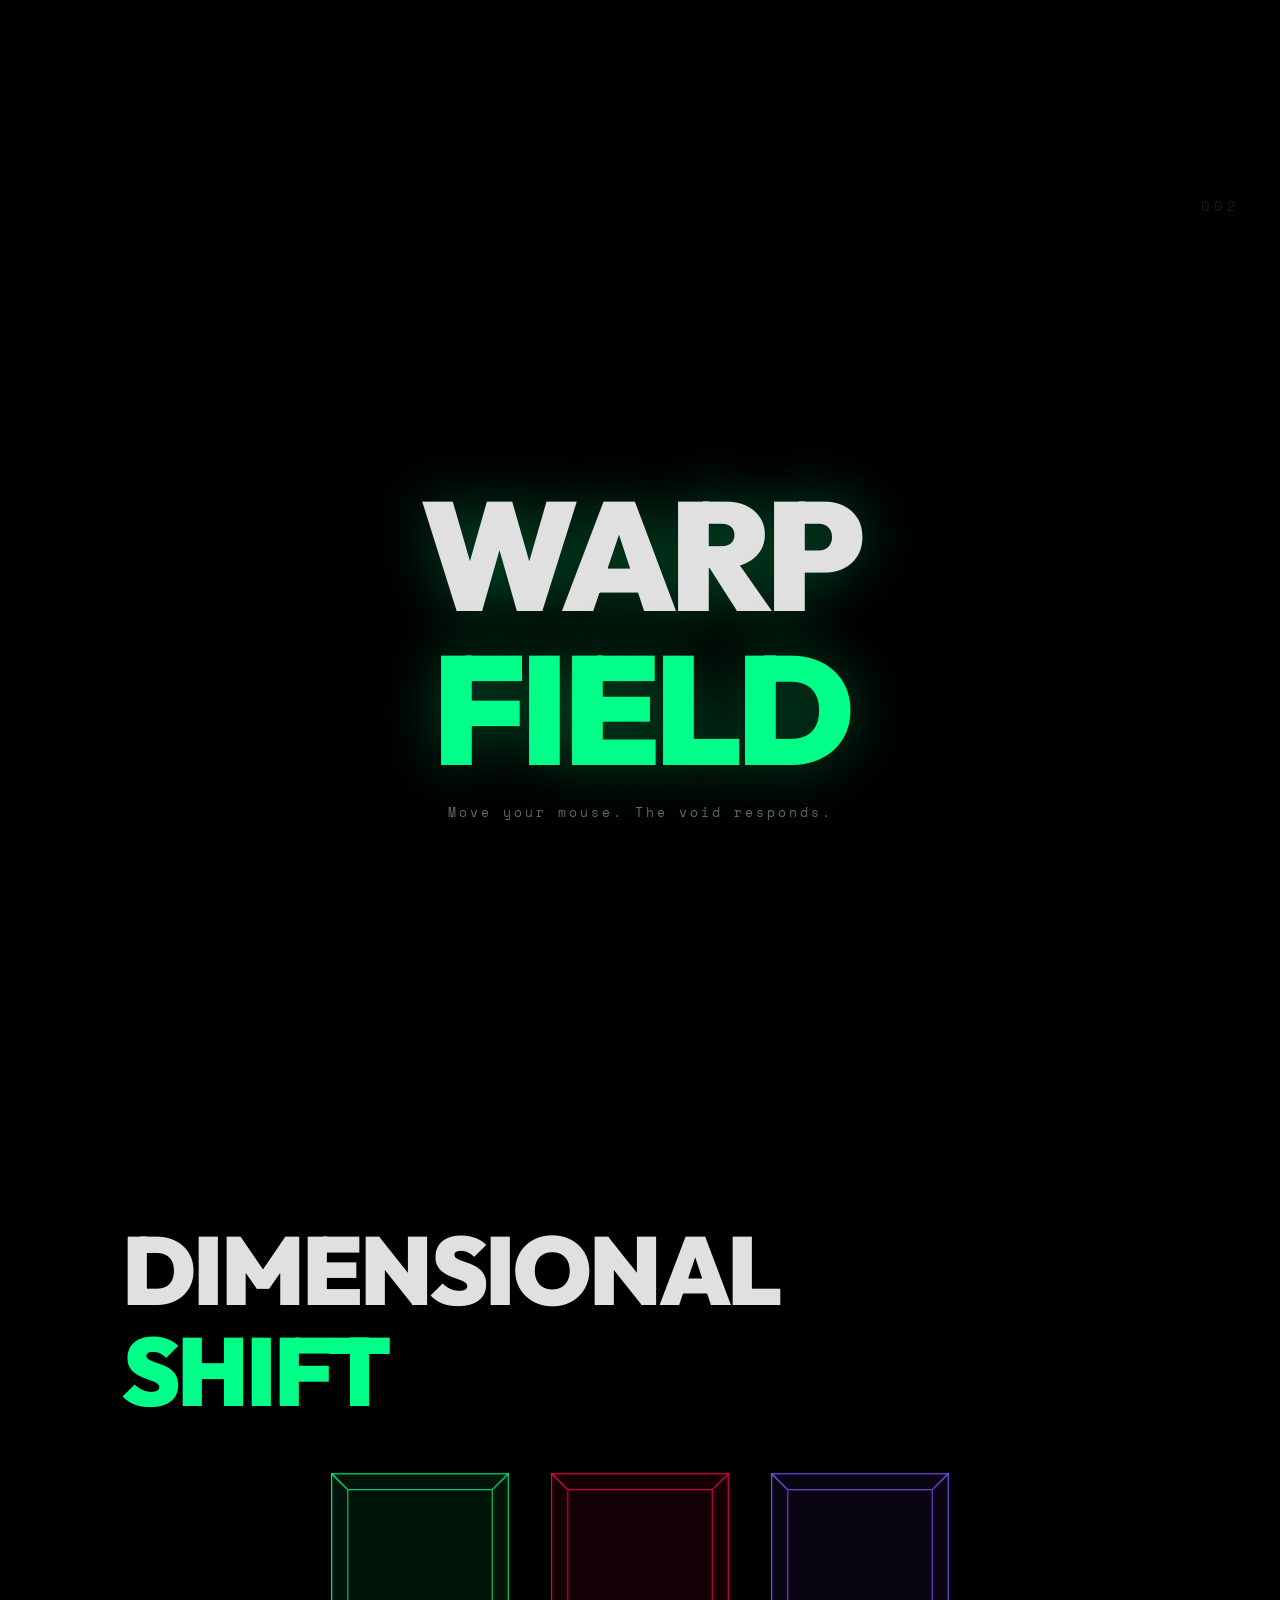
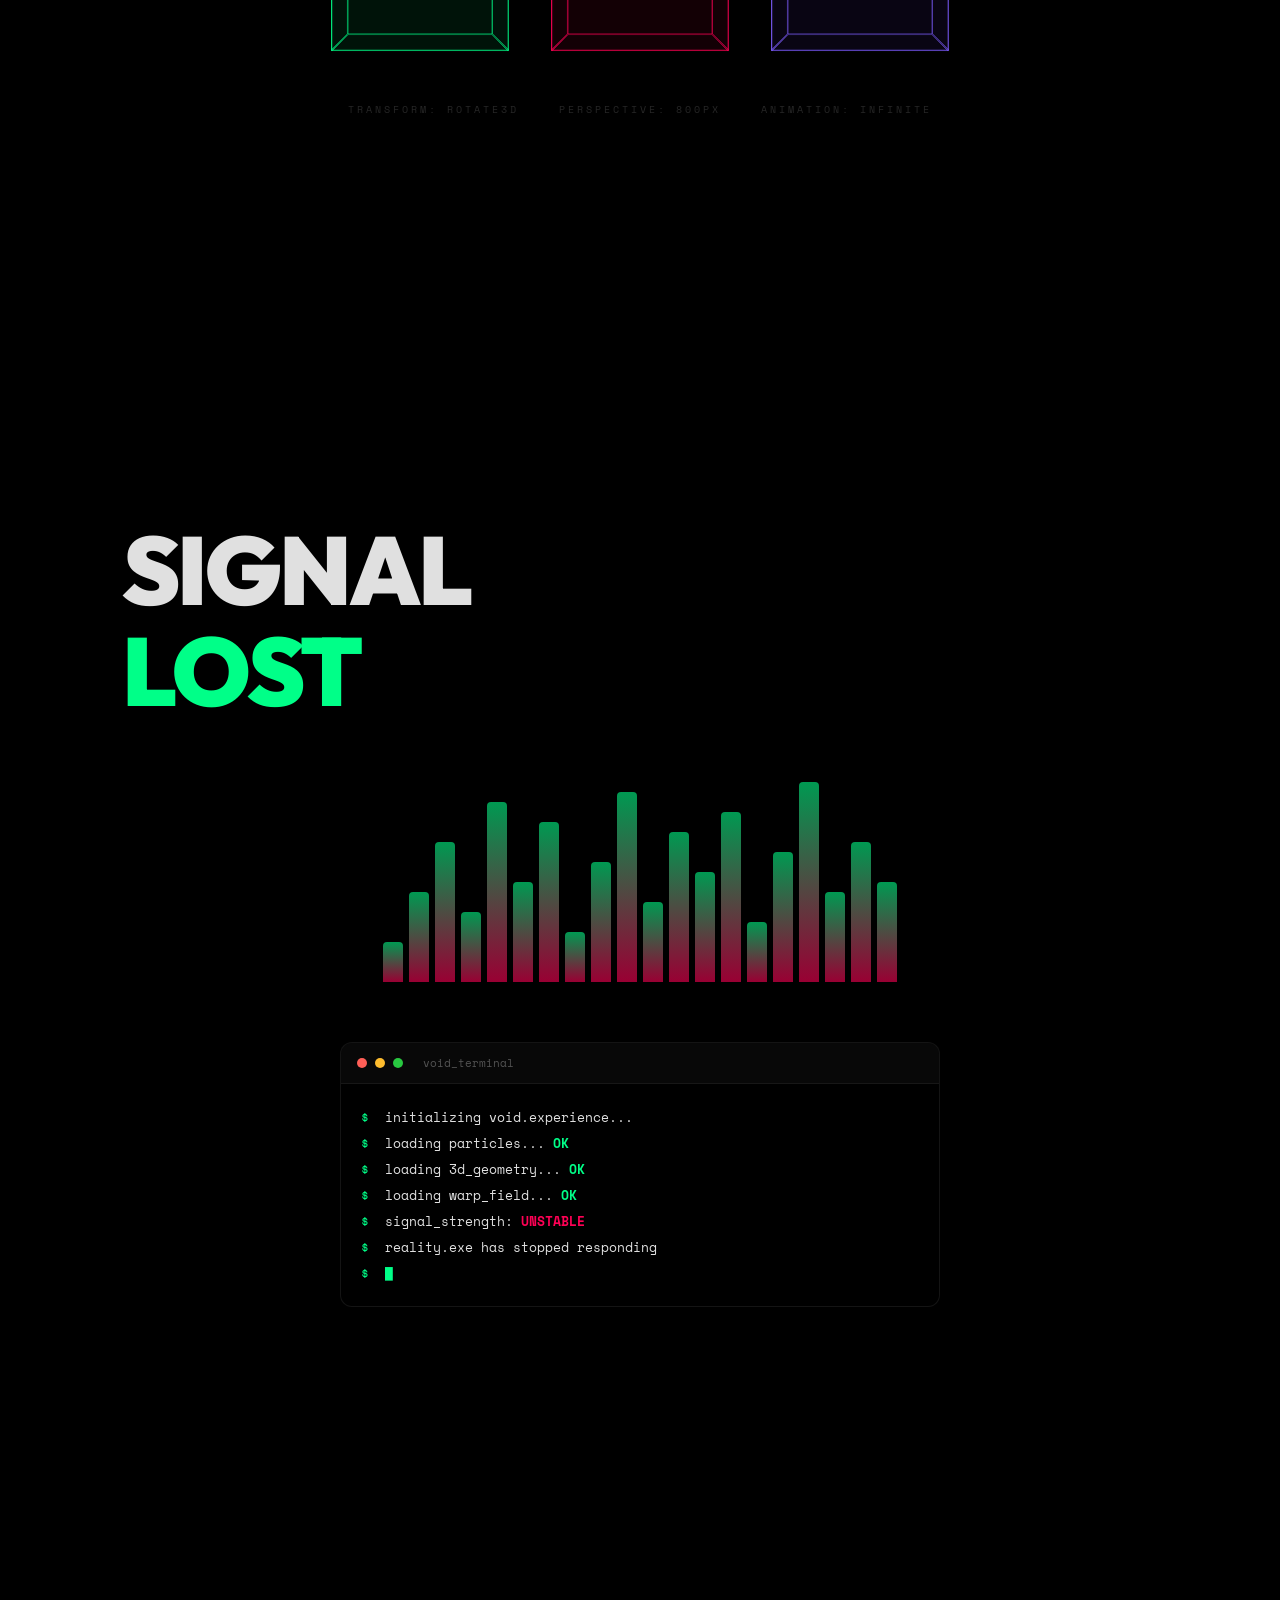
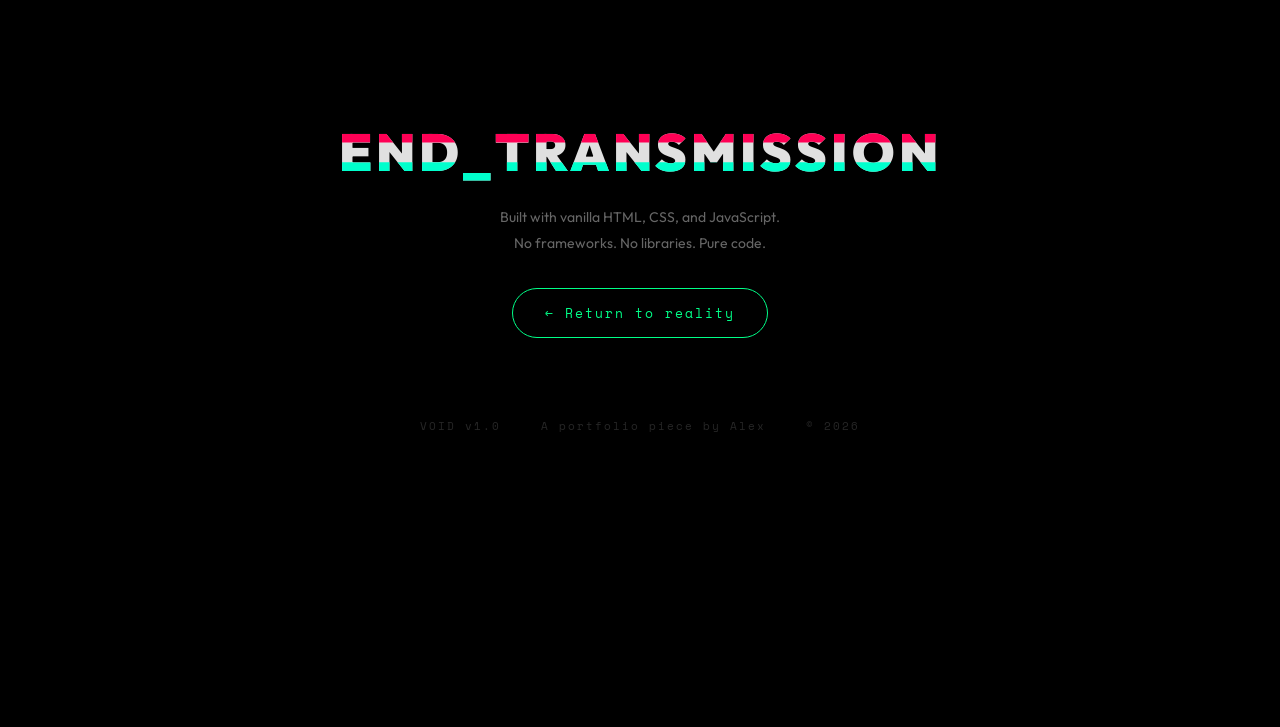
<file: project-4-components/index.html>
<!DOCTYPE html>
<html lang="en">
<head>
    <meta charset="UTF-8">
    <meta name="viewport" content="width=device-width, initial-scale=1.0">
    <title>VOID — A Digital Experience</title>
    <meta name="description" content="An immersive, interactive digital art experiment pushing the boundaries of web technology.">
    <link rel="preconnect" href="https://fonts.googleapis.com">
    <link rel="preconnect" href="https://fonts.gstatic.com" crossorigin>
    <link href="https://fonts.googleapis.com/css2?family=Space+Mono:wght@400;700&family=Outfit:wght@300;400;600;700;800;900&display=swap" rel="stylesheet">
    <link rel="stylesheet" href="style.css">
</head>
<body>
    <!-- Cursor Trail Canvas -->
    <canvas id="cursorCanvas"></canvas>

    <!-- Particle Background -->
    <canvas id="particleCanvas"></canvas>

    <!-- Noise Overlay -->
    <div class="noise-overlay"></div>

    <!-- Loader -->
    <div class="loader" id="loader">
        <div class="loader-glitch" data-text="VOID">VOID</div>
        <div class="loader-bar"><div class="loader-progress" id="loaderProgress"></div></div>
        <div class="loader-pct" id="loaderPct">0%</div>
    </div>

    <!-- Navigation -->
    <nav class="nav" id="nav">
        <a href="#" class="nav-brand">V<span class="blink">_</span>ID</a>
        <div class="nav-links">
            <a href="#manifesto">001</a>
            <a href="#warp">002</a>
            <a href="#cubes">003</a>
            <a href="#signal">004</a>
        </div>
    </nav>

    <!-- Section 0: Hero -->
    <section class="hero" id="hero">
        <div class="hero-content">
            <div class="hero-pre">[ ENTERING THE VOID ]</div>
            <h1 class="hero-title glitch-text" data-text="VOID.">
                <span class="char-wrap"><span class="char" style="--i:0">V</span><span class="char" style="--i:1">O</span><span class="char" style="--i:2">I</span><span class="char" style="--i:3">D</span><span class="char accent" style="--i:4">.</span></span>
            </h1>
            <p class="hero-sub">A digital experiment at the edge of what browsers can do.</p>
            <div class="hero-coords">
                <span id="coordX">X: 0000</span>
                <span class="coord-sep">|</span>
                <span id="coordY">Y: 0000</span>
                <span class="coord-sep">|</span>
                <span id="fps">FPS: 60</span>
            </div>
        </div>
        <div class="scroll-prompt">
            <div class="scroll-arrows">
                <span>▼</span><span>▼</span><span>▼</span>
            </div>
            <span class="scroll-label">SCROLL TO DESCEND</span>
        </div>
    </section>

    <!-- Section 1: Manifesto -->
    <section class="section manifesto" id="manifesto">
        <div class="section-num">001</div>
        <div class="container">
            <h2 class="split-reveal">
                <span class="word" style="--d:0">The</span>
                <span class="word" style="--d:1">web</span>
                <span class="word" style="--d:2">is</span>
                <span class="word" style="--d:3">not</span>
                <span class="word accent" style="--d:4">flat.</span>
            </h2>
            <div class="manifesto-grid">
                <div class="manifesto-card reveal">
                    <div class="card-num">01</div>
                    <h3>Push Pixels</h3>
                    <p>Every CSS property is a brushstroke. Every keyframe is a heartbeat. We don't build pages — we sculpt experiences.</p>
                    <div class="card-line"></div>
                </div>
                <div class="manifesto-card reveal">
                    <div class="card-num">02</div>
                    <h3>Break Rules</h3>
                    <p>Forget safe layouts. Forget bland transitions. The browser is a canvas and we're painting outside the frame.</p>
                    <div class="card-line"></div>
                </div>
                <div class="manifesto-card reveal">
                    <div class="card-num">03</div>
                    <h3>Feel Something</h3>
                    <p>If your website doesn't make someone stop scrolling, you haven't tried hard enough. Make them feel the void.</p>
                    <div class="card-line"></div>
                </div>
            </div>
        </div>
    </section>

    <!-- Section 2: Warp Field -->
    <section class="section warp-section" id="warp">
        <div class="section-num">002</div>
        <canvas id="warpCanvas"></canvas>
        <div class="warp-content">
            <h2 class="warp-title reveal">WARP<br><em>FIELD</em></h2>
            <p class="warp-desc reveal">Move your mouse. The void responds.</p>
        </div>
    </section>

    <!-- Section 3: 3D Geometry -->
    <section class="section cubes-section" id="cubes">
        <div class="section-num">003</div>
        <div class="container">
            <h2 class="section-heading reveal">DIMENSIONAL<br><em>SHIFT</em></h2>
            <div class="geometry-stage">
                <div class="geo-scene">
                    <div class="cube cube-1">
                        <div class="face front"></div><div class="face back"></div>
                        <div class="face left"></div><div class="face right"></div>
                        <div class="face top"></div><div class="face bottom"></div>
                    </div>
                </div>
                <div class="geo-scene">
                    <div class="cube cube-2">
                        <div class="face front"></div><div class="face back"></div>
                        <div class="face left"></div><div class="face right"></div>
                        <div class="face top"></div><div class="face bottom"></div>
                    </div>
                </div>
                <div class="geo-scene">
                    <div class="cube cube-3">
                        <div class="face front"></div><div class="face back"></div>
                        <div class="face left"></div><div class="face right"></div>
                        <div class="face top"></div><div class="face bottom"></div>
                    </div>
                </div>
            </div>
            <div class="tech-readout">
                <span>TRANSFORM: ROTATE3D</span>
                <span>PERSPECTIVE: 800PX</span>
                <span>ANIMATION: INFINITE</span>
            </div>
        </div>
    </section>

    <!-- Section 4: Signal -->
    <section class="section signal-section" id="signal">
        <div class="section-num">004</div>
        <div class="container">
            <h2 class="section-heading reveal">SIGNAL<br><em>LOST</em></h2>
            <div class="signal-bars">
                <div class="bar" style="--h:20%;--d:0s"></div><div class="bar" style="--h:45%;--d:0.1s"></div>
                <div class="bar" style="--h:70%;--d:0.2s"></div><div class="bar" style="--h:35%;--d:0.3s"></div>
                <div class="bar" style="--h:90%;--d:0.4s"></div><div class="bar" style="--h:50%;--d:0.5s"></div>
                <div class="bar" style="--h:80%;--d:0.6s"></div><div class="bar" style="--h:25%;--d:0.7s"></div>
                <div class="bar" style="--h:60%;--d:0.8s"></div><div class="bar" style="--h:95%;--d:0.9s"></div>
                <div class="bar" style="--h:40%;--d:1.0s"></div><div class="bar" style="--h:75%;--d:1.1s"></div>
                <div class="bar" style="--h:55%;--d:1.2s"></div><div class="bar" style="--h:85%;--d:1.3s"></div>
                <div class="bar" style="--h:30%;--d:1.4s"></div><div class="bar" style="--h:65%;--d:1.5s"></div>
                <div class="bar" style="--h:100%;--d:1.6s"></div><div class="bar" style="--h:45%;--d:1.7s"></div>
                <div class="bar" style="--h:70%;--d:1.8s"></div><div class="bar" style="--h:50%;--d:1.9s"></div>
            </div>
            <div class="terminal-block reveal">
                <div class="terminal-header"><span class="t-dot"></span><span class="t-dot"></span><span class="t-dot"></span><span class="t-title">void_terminal</span></div>
                <div class="terminal-body" id="terminal">
                    <p class="t-line" style="--d:0.2s"><span class="t-prompt">$</span> initializing void.experience...</p>
                    <p class="t-line" style="--d:0.6s"><span class="t-prompt">$</span> loading particles... <span class="t-ok">OK</span></p>
                    <p class="t-line" style="--d:1.0s"><span class="t-prompt">$</span> loading 3d_geometry... <span class="t-ok">OK</span></p>
                    <p class="t-line" style="--d:1.4s"><span class="t-prompt">$</span> loading warp_field... <span class="t-ok">OK</span></p>
                    <p class="t-line" style="--d:1.8s"><span class="t-prompt">$</span> signal_strength: <span class="t-warn">UNSTABLE</span></p>
                    <p class="t-line" style="--d:2.2s"><span class="t-prompt">$</span> reality.exe has stopped responding</p>
                    <p class="t-line" style="--d:2.6s"><span class="t-prompt">$</span> <span class="t-cursor">█</span></p>
                </div>
            </div>
        </div>
    </section>

    <!-- Outro -->
    <section class="section outro">
        <div class="container">
            <div class="outro-content">
                <h2 class="glitch-text" data-text="END_TRANSMISSION">END_TRANSMISSION</h2>
                <p>Built with vanilla HTML, CSS, and JavaScript.<br>No frameworks. No libraries. Pure code.</p>
                <a href="../index.html" class="back-btn">← Return to reality</a>
            </div>
            <div class="credits">
                <span>VOID v1.0</span>
                <span>A portfolio piece by Alex</span>
                <span>© 2026</span>
            </div>
        </div>
    </section>

    <script src="script.js"></script>
</body>
</html>
</file>
<file: project-2-landing/style.css>
/* Verdant Roasters — Business Landing Page */
*,*::before,*::after{box-sizing:border-box;margin:0;padding:0}
:root{
    --bg:#faf7f2;--bg-dark:#1a120a;--bg-cream:#f4ede3;--bg-card:#fff;
    --text:#2c1810;--text-muted:#7a6b5d;--accent:#8b5e34;--accent-dark:#6b4423;
    --accent-gold:#c9a96e;--border:rgba(44,24,16,0.08);
    --radius:14px;--font-serif:'Playfair Display',Georgia,serif;--font:'DM Sans',sans-serif;
    --transition:0.4s cubic-bezier(.23,1,.32,1);--max-w:1140px;
}
html{scroll-behavior:smooth}
body{font-family:var(--font);background:var(--bg);color:var(--text);line-height:1.6;overflow-x:hidden;-webkit-font-smoothing:antialiased}
a{color:inherit;text-decoration:none}em{font-family:var(--font-serif);font-style:italic;color:var(--accent)}
.container{max-width:var(--max-w);margin:0 auto;padding:0 24px}

/* Top Bar */
.top-bar{background:var(--bg-dark);color:rgba(255,255,255,.7);text-align:center;padding:10px;font-size:13px}
.top-bar a{color:var(--accent-gold);font-weight:600;text-decoration:underline}

/* Nav */
.nav{position:sticky;top:0;z-index:100;background:rgba(250,247,242,.9);backdrop-filter:blur(20px);border-bottom:1px solid var(--border);padding:14px 0}
.nav-inner{display:flex;align-items:center;justify-content:space-between}
.nav-logo{font-family:var(--font-serif);font-size:22px;font-weight:700;line-height:1.1}
.nav-logo small{display:block;font-family:var(--font);font-size:9px;letter-spacing:4px;font-weight:600;color:var(--text-muted)}
.nav-links{display:flex;align-items:center;gap:28px}
.nav-links a{font-size:14px;font-weight:500;color:var(--text-muted);transition:color .3s}
.nav-links a:hover{color:var(--text)}
.nav-cta{background:var(--accent)!important;color:#fff!important;padding:10px 22px;border-radius:50px;font-weight:600!important}
.nav-cta:hover{background:var(--accent-dark)!important}
.hamburger{display:none;background:none;border:none;cursor:pointer;width:26px;height:18px;position:relative}
.hamburger span{display:block;width:100%;height:2px;background:var(--text);position:absolute;left:0;transition:.3s}
.hamburger span:first-child{top:0}.hamburger span:nth-child(2){top:50%;transform:translateY(-50%)}.hamburger span:last-child{bottom:0}
.hamburger.active span:first-child{top:50%;transform:translateY(-50%) rotate(45deg)}
.hamburger.active span:nth-child(2){opacity:0}
.hamburger.active span:last-child{bottom:50%;transform:translateY(50%) rotate(-45deg)}
.mobile-overlay{position:fixed;inset:0;z-index:90;background:rgba(250,247,242,.97);display:flex;align-items:center;justify-content:center;opacity:0;visibility:hidden;transition:.4s}
.mobile-overlay.active{opacity:1;visibility:visible}
.mobile-overlay nav{display:flex;flex-direction:column;gap:24px;text-align:center}
.mobile-overlay a{font-size:24px;font-weight:600;color:var(--text)}

/* Hero */
.hero{min-height:90vh;display:flex;align-items:center;position:relative;overflow:hidden;padding:100px 0 80px}
.hero-bg{position:absolute;inset:0;background:url('images/hero.png') center/cover no-repeat;z-index:0}
.hero-bg::before{content:'';position:absolute;inset:0;background:linear-gradient(160deg,rgba(244,237,227,.88) 0%,rgba(232,220,200,.82) 40%,rgba(212,196,168,.75) 100%);z-index:1}
.hero-bg::after{content:'';position:absolute;top:10%;right:-10%;width:500px;height:500px;border-radius:50%;background:radial-gradient(circle,rgba(201,169,110,.3),transparent 70%);filter:blur(80px);z-index:2}
.hero-content{position:relative;z-index:3;max-width:680px}
.hero-eyebrow{display:block;font-size:12px;letter-spacing:4px;text-transform:uppercase;color:var(--text-muted);margin-bottom:24px;font-weight:500}
.hero-title{font-family:var(--font-serif);font-size:clamp(38px,7vw,72px);font-weight:700;line-height:1.1;margin-bottom:24px;letter-spacing:-.02em}
.hero-desc{font-size:17px;color:var(--text-muted);max-width:500px;line-height:1.8;margin-bottom:36px}
.hero-actions{display:flex;gap:14px;flex-wrap:wrap}

/* Buttons */
.btn{display:inline-flex;align-items:center;gap:8px;padding:14px 28px;border-radius:50px;font-weight:600;font-size:14px;transition:all var(--transition);border:none;cursor:pointer;font-family:var(--font)}
.btn-warm{background:var(--accent);color:#fff}.btn-warm:hover{background:var(--accent-dark);transform:translateY(-2px);box-shadow:0 8px 30px rgba(139,94,52,.25)}
.btn-ghost-warm{border:1px solid var(--border);color:var(--text);background:transparent}.btn-ghost-warm:hover{border-color:var(--accent);color:var(--accent)}
.btn-warm-outline{border:2px solid var(--accent);color:var(--accent);background:transparent}.btn-warm-outline:hover{background:var(--accent);color:#fff}
.btn-bean{background:var(--accent);color:#fff;padding:10px 20px;font-size:13px}.btn-bean:hover{background:var(--accent-dark)}

/* Features Strip */
.features-strip{padding:40px 0;border-bottom:1px solid var(--border)}
.features-grid{display:grid;grid-template-columns:repeat(3,1fr);gap:32px}
.feature-item{display:flex;gap:14px;align-items:flex-start}
.feature-item h4{font-size:15px;font-weight:700;margin-bottom:2px}
.feature-item p{font-size:13px;color:var(--text-muted)}

/* Sections */
.section{padding:100px 0}
.section-cream{background:var(--bg-cream)}
.section-tag{display:inline-block;font-size:12px;letter-spacing:3px;text-transform:uppercase;color:var(--accent);font-weight:600;margin-bottom:14px}
.section-header-center{text-align:center;margin-bottom:56px}
.section-header-center h2{font-family:var(--font-serif);font-size:clamp(28px,5vw,48px);font-weight:700;letter-spacing:-.01em}
.section-header-center p{color:var(--text-muted);font-size:16px;margin-top:12px}

/* Story */
.story-grid{display:grid;grid-template-columns:1fr 1fr;gap:60px;align-items:center}
.story-visual{position:relative}
.story-img{width:100%;aspect-ratio:4/5;border-radius:var(--radius);overflow:hidden;object-fit:cover;display:block}
.story-badge{position:absolute;bottom:-20px;right:-20px;background:var(--bg-card);border-radius:var(--radius);padding:20px 28px;box-shadow:0 12px 40px rgba(0,0,0,.08);display:flex;align-items:center;gap:12px}
.badge-num{font-family:var(--font-serif);font-size:40px;font-weight:800;color:var(--accent)}
.story-badge span:last-child{font-size:12px;color:var(--text-muted);line-height:1.4;font-weight:500}
.story-content h2{font-family:var(--font-serif);font-size:clamp(28px,4vw,44px);font-weight:700;line-height:1.2;margin-bottom:20px}
.story-content p{color:var(--text-muted);line-height:1.8;margin-bottom:14px}
.story-stats{display:flex;gap:32px;margin-top:28px;padding-top:28px;border-top:1px solid var(--border)}
.s-stat-num{font-family:var(--font-serif);font-size:32px;font-weight:700;display:block}
.s-stat-label{font-size:12px;color:var(--text-muted);text-transform:uppercase;letter-spacing:1px}
.s-plus{color:var(--accent)}

/* Beans */
.beans-grid{display:grid;grid-template-columns:repeat(3,1fr);gap:28px}
.bean-card{background:var(--bg-card);border-radius:var(--radius);overflow:hidden;border:1px solid var(--border);transition:transform var(--transition),box-shadow var(--transition)}
.bean-card:hover{transform:translateY(-6px);box-shadow:0 16px 48px rgba(0,0,0,.08)}
.bean-img{aspect-ratio:4/3;width:100%;object-fit:cover;display:block}
.bean-body{padding:24px}
.bean-origin{font-size:10px;letter-spacing:2px;color:var(--text-muted);font-weight:600;text-transform:uppercase}
.bean-body h3{font-family:var(--font-serif);font-size:22px;font-weight:700;margin:8px 0}
.bean-body>p{font-size:14px;color:var(--text-muted);line-height:1.6;margin-bottom:16px}
.bean-details{display:flex;flex-direction:column;gap:10px;margin-bottom:20px}
.bean-detail{display:flex;align-items:center;gap:10px}
.bean-detail span{font-size:11px;color:var(--text-muted);min-width:48px;font-weight:500}
.roast-bar{flex:1;height:4px;background:rgba(0,0,0,.06);border-radius:4px;overflow:hidden}
.roast-fill{height:100%;background:linear-gradient(90deg,var(--accent),var(--accent-gold));border-radius:4px;transition:width 1s ease}
.bean-footer{display:flex;align-items:center;justify-content:space-between;padding-top:16px;border-top:1px solid var(--border)}
.bean-price{font-family:var(--font-serif);font-size:22px;font-weight:700}
.bean-price small{font-family:var(--font);font-size:13px;color:var(--text-muted);font-weight:400}

/* Process */
.process{background:var(--bg-dark);color:#f4ede3}
.process .section-tag{color:var(--accent-gold)}
.process .section-header-center h2{color:#f4ede3}
.process-timeline{display:grid;grid-template-columns:repeat(4,1fr);gap:24px;position:relative}
.process-timeline::before{content:'';position:absolute;top:28px;left:10%;right:10%;height:1px;background:rgba(255,255,255,.1)}
.process-step{text-align:center;position:relative}
.step-num{width:56px;height:56px;border-radius:50%;border:1px solid rgba(255,255,255,.15);display:flex;align-items:center;justify-content:center;margin:0 auto 20px;font-family:var(--font-serif);font-size:18px;font-weight:700;color:var(--accent-gold);background:var(--bg-dark);position:relative;z-index:1;transition:all .3s}
.process-step:hover .step-num{background:var(--accent);color:#fff;border-color:var(--accent)}
.step-content h3{font-family:var(--font-serif);font-size:20px;font-weight:700;margin-bottom:8px}
.step-content p{font-size:13px;color:rgba(244,237,227,.5);line-height:1.7;max-width:220px;margin:0 auto}

/* Subscribe */
.subscribe-section{background:linear-gradient(160deg,#2c1810,#1a120a);color:#f4ede3;text-align:center}
.subscribe-inner{max-width:900px;margin:0 auto}
.subscribe-inner h2{font-family:var(--font-serif);font-size:clamp(30px,5vw,48px);font-weight:700;margin-bottom:12px}
.sub-desc{color:rgba(244,237,227,.6);font-size:16px;margin-bottom:48px}
.sub-tiers{display:grid;grid-template-columns:repeat(3,1fr);gap:20px;text-align:left}
.sub-tier{background:rgba(255,255,255,.04);border:1px solid rgba(255,255,255,.08);border-radius:var(--radius);padding:32px 24px;transition:border-color .3s}
.sub-tier:hover{border-color:rgba(201,169,110,.3)}
.sub-tier.featured{border-color:var(--accent-gold);position:relative;background:rgba(201,169,110,.08)}
.sub-badge{position:absolute;top:-12px;left:24px;background:var(--accent-gold);color:var(--bg-dark);font-size:11px;font-weight:700;padding:4px 14px;border-radius:50px;letter-spacing:1px}
.sub-tier h4{font-family:var(--font-serif);font-size:20px;font-weight:700;margin-bottom:8px}
.sub-price{font-family:var(--font-serif);font-size:36px;font-weight:800;margin-bottom:20px}
.sub-price small{font-size:16px;color:rgba(244,237,227,.4);font-weight:400}
.sub-tier ul{list-style:none;margin-bottom:24px}
.sub-tier li{font-size:14px;color:rgba(244,237,227,.6);padding:6px 0;padding-left:20px;position:relative}
.sub-tier li::before{content:'✓';position:absolute;left:0;color:var(--accent-gold);font-size:12px}
.sub-tier .btn{width:100%;justify-content:center}

/* Testimonials */
.testimonials-grid{display:grid;grid-template-columns:repeat(3,1fr);gap:24px}
.testimonial-card{background:var(--bg-card);border:1px solid var(--border);border-radius:var(--radius);padding:32px;transition:transform .3s}
.testimonial-card:hover{transform:translateY(-4px)}
.stars{color:var(--accent-gold);font-size:16px;margin-bottom:16px;letter-spacing:2px}
.testimonial-card>p{font-size:15px;line-height:1.7;margin-bottom:20px;font-style:italic;color:var(--text)}
.testimonial-author{display:flex;align-items:center;gap:12px}
.author-avatar{width:40px;height:40px;border-radius:50%;background:var(--accent);display:flex;align-items:center;justify-content:center;color:#fff;font-size:13px;font-weight:700;flex-shrink:0}
.testimonial-author strong{display:block;font-size:14px}
.testimonial-author span{font-size:12px;color:var(--text-muted)}

/* Footer */
.footer{background:var(--bg-dark);color:rgba(244,237,227,.6);padding:60px 0 0}
.footer-grid{display:grid;grid-template-columns:2fr 1fr 1fr 1fr;gap:40px;padding-bottom:40px;border-bottom:1px solid rgba(255,255,255,.06)}
.footer-brand h3{font-family:var(--font-serif);font-size:22px;color:#f4ede3;margin-bottom:8px}
.footer-brand p{font-size:14px;line-height:1.6}
.footer-col h4{font-size:13px;font-weight:700;text-transform:uppercase;letter-spacing:2px;color:rgba(244,237,227,.4);margin-bottom:16px}
.footer-col a{display:block;font-size:14px;padding:4px 0;transition:color .3s}
.footer-col a:hover{color:var(--accent-gold)}
.footer-bottom{display:flex;justify-content:space-between;align-items:center;padding:24px 0}
.footer-bottom p{font-size:13px}

/* Reveal */
.reveal{opacity:0;transform:translateY(24px);transition:opacity .7s ease,transform .7s ease}
.reveal.visible{opacity:1;transform:translateY(0)}
.delay-1{transition-delay:.1s}.delay-2{transition-delay:.2s}.delay-3{transition-delay:.3s}.delay-4{transition-delay:.4s}

/* Responsive */
@media(max-width:1024px){
    .beans-grid,.testimonials-grid,.sub-tiers{grid-template-columns:1fr}
    .story-grid{grid-template-columns:1fr}
    .process-timeline{grid-template-columns:repeat(2,1fr)}
    .footer-grid{grid-template-columns:1fr 1fr}
}
@media(max-width:768px){
    .nav-links{display:none}.hamburger{display:block}
    .features-grid{grid-template-columns:1fr}
    .process-timeline{grid-template-columns:1fr}
    .process-timeline::before{display:none}
    .story-badge{right:10px;bottom:-10px}
    .footer-grid{grid-template-columns:1fr}
    .footer-bottom{flex-direction:column;gap:12px;text-align:center}
}
</file>
<file: project-3-redesign/style.css>
/* FinFlow Redesign — UI Case Study */
*,*::before,*::after{box-sizing:border-box;margin:0;padding:0}
:root{
    --bg:#06080f;--bg-el:#0d1117;--bg-card:#161b26;
    --text:#e2e8f0;--text-muted:#64748b;--accent:#6366f1;--accent-light:#818cf8;
    --green:#10b981;--red:#f43f5e;--border:rgba(255,255,255,.06);
    --radius:16px;--font:'Outfit',sans-serif;--mono:'JetBrains Mono',monospace;
    --transition:.4s cubic-bezier(.23,1,.32,1);--max-w:1100px;
}
html{scroll-behavior:smooth}
body{font-family:var(--font);background:var(--bg);color:var(--text);line-height:1.6;overflow-x:hidden;-webkit-font-smoothing:antialiased}
a{color:inherit;text-decoration:none}em{font-style:normal;color:var(--accent-light)}
.container{max-width:var(--max-w);margin:0 auto;padding:0 24px}

/* Nav */
.nav{position:fixed;top:0;left:0;right:0;z-index:100;background:rgba(6,8,15,.85);backdrop-filter:blur(20px);border-bottom:1px solid var(--border);padding:14px 0}
.nav-inner{display:flex;align-items:center;justify-content:space-between}
.nav-logo{display:flex;align-items:center;gap:8px;font-weight:700;font-size:18px}
.logo-icon{color:var(--accent);font-size:14px}.logo-tag{font-size:11px;background:rgba(99,102,241,.15);color:var(--accent-light);padding:3px 10px;border-radius:50px;font-weight:500}
.nav-links{display:flex;gap:28px}.nav-links a{font-size:14px;color:var(--text-muted);transition:color .3s}.nav-links a:hover{color:var(--text)}
.hamburger{display:none;background:none;border:none;cursor:pointer;width:24px;height:16px;position:relative}
.hamburger span{display:block;width:100%;height:2px;background:var(--text);position:absolute;left:0;transition:.3s}
.hamburger span:first-child{top:0}.hamburger span:nth-child(2){top:50%;transform:translateY(-50%)}.hamburger span:last-child{bottom:0}
.hamburger.active span:first-child{top:50%;transform:translateY(-50%) rotate(45deg)}.hamburger.active span:nth-child(2){opacity:0}.hamburger.active span:last-child{bottom:50%;transform:translateY(50%) rotate(-45deg)}
.mobile-overlay{position:fixed;inset:0;z-index:90;background:rgba(6,8,15,.97);display:flex;align-items:center;justify-content:center;opacity:0;visibility:hidden;transition:.4s}
.mobile-overlay.active{opacity:1;visibility:visible}.mobile-overlay nav{display:flex;flex-direction:column;gap:24px;text-align:center}
.mobile-overlay a{font-size:24px;font-weight:600}

/* Hero */
.hero{min-height:100vh;display:flex;align-items:center;justify-content:center;text-align:center;position:relative;overflow:hidden;padding:120px 24px 80px}
.hero-orb{position:absolute;border-radius:50%;filter:blur(100px);animation:orbFloat 10s ease-in-out infinite alternate}
.orb-1{width:500px;height:500px;background:rgba(99,102,241,.15);top:-20%;left:-10%}
.orb-2{width:400px;height:400px;background:rgba(16,185,129,.1);bottom:-20%;right:-10%;animation-delay:5s}
@keyframes orbFloat{0%{transform:translate(0,0) scale(1)}100%{transform:translate(40px,-30px) scale(1.15)}}
.hero-content{position:relative;z-index:1;max-width:700px}
.case-badge{display:inline-block;font-size:12px;letter-spacing:3px;text-transform:uppercase;color:var(--accent-light);border:1px solid rgba(99,102,241,.2);padding:8px 20px;border-radius:50px;margin-bottom:28px}
.hero h1{font-size:clamp(40px,8vw,76px);font-weight:800;line-height:1.05;letter-spacing:-.03em;margin-bottom:20px}
.hero-sub{font-size:18px;color:var(--text-muted);max-width:540px;margin:0 auto 36px;line-height:1.7}
.hero-meta{display:flex;justify-content:center;gap:32px;flex-wrap:wrap}
.meta-item{text-align:center}.meta-label{display:block;font-size:11px;color:var(--text-muted);text-transform:uppercase;letter-spacing:2px;margin-bottom:4px}
.meta-item span:last-child{font-weight:600;font-size:15px}
.meta-divider{width:1px;height:40px;background:var(--border)}

/* Sections */
.section{padding:120px 0}.section-dark{background:var(--bg-el)}
.section-header{margin-bottom:48px}.section-header.center{text-align:center}
.tag{display:inline-block;font-size:12px;letter-spacing:2px;text-transform:uppercase;color:var(--accent-light);font-weight:500;margin-bottom:14px}
.section-header h2{font-size:clamp(30px,5vw,48px);font-weight:800;letter-spacing:-.02em}
.section-header p{color:var(--text-muted);font-size:16px;margin-top:10px;max-width:500px;margin-left:auto;margin-right:auto}

/* Overview */
.overview-grid{display:grid;grid-template-columns:repeat(3,1fr);gap:20px;margin-bottom:48px}
.overview-card{background:var(--bg-card);border:1px solid var(--border);border-radius:var(--radius);padding:28px;transition:border-color .3s}
.overview-card:hover{border-color:rgba(99,102,241,.2)}
.overview-card h3{font-size:16px;font-weight:700;margin-bottom:10px;color:var(--accent-light)}
.overview-card p{font-size:14px;color:var(--text-muted);line-height:1.7}
.outcome-stats{display:grid;grid-template-columns:repeat(4,1fr);gap:20px;background:var(--bg-card);border:1px solid var(--border);border-radius:var(--radius);padding:36px}
.o-stat{text-align:center}.o-num{display:block;font-size:32px;font-weight:800;color:var(--accent-light);margin-bottom:4px}
.o-label{font-size:13px;color:var(--text-muted)}

/* Problems */
.problems-grid{display:grid;grid-template-columns:repeat(2,1fr);gap:20px}
.problem-card{background:var(--bg-card);border:1px solid var(--border);border-radius:var(--radius);padding:28px}
.problem-num{font-family:var(--mono);font-size:12px;color:var(--accent);margin-bottom:12px}
.problem-card h3{font-size:18px;font-weight:700;margin-bottom:8px}
.problem-card>p{font-size:14px;color:var(--text-muted);line-height:1.7;margin-bottom:16px}
.before-after{display:grid;grid-template-columns:1fr 1fr;gap:12px}
.ba-item{position:relative}.ba-label{display:block;font-size:11px;text-transform:uppercase;letter-spacing:1px;margin-bottom:6px;color:var(--text-muted)}
.ba-mock{height:100px;border-radius:10px}
.ba-item.after .ba-label{color:var(--green)}
.improvement-metric{margin-top:8px}.improvement-metric>span{font-size:12px;color:var(--text-muted);display:block;margin-bottom:8px}
.metric-bars{display:flex;flex-direction:column;gap:6px}
.metric-bar{height:28px;background:rgba(255,255,255,.03);border-radius:6px;overflow:hidden}
.bar-fill{height:100%;display:flex;align-items:center;padding:0 12px;font-size:12px;font-weight:600;border-radius:6px}
.bar-fill.old{background:rgba(244,63,94,.2);color:var(--red)}
.bar-fill.new{background:rgba(16,185,129,.2);color:var(--green)}

/* Screens */
.screens-showcase{display:flex;flex-direction:column;gap:100px}
.screen-group{display:grid;grid-template-columns:auto 1fr;gap:60px;align-items:center}
.screen-group.reverse{grid-template-columns:1fr auto}
.screen-group.reverse .phone-frame{order:2}
.screen-group.reverse .screen-info{order:1}

.phone-frame{width:280px;height:560px;background:var(--bg-card);border:2px solid rgba(255,255,255,.08);border-radius:36px;padding:12px;box-shadow:0 30px 80px rgba(0,0,0,.4);flex-shrink:0}
.phone-screen{width:100%;height:100%;background:linear-gradient(180deg,#0f172a,#1e293b);border-radius:26px;padding:20px 16px;overflow:hidden;display:flex;flex-direction:column;gap:16px}
.dark-screen{background:linear-gradient(180deg,#0a0f1a,#131b2e)}

/* Mock UI Elements */
.mock-header{display:flex;justify-content:space-between;align-items:center;font-size:14px;font-weight:600}
.mock-avatar{width:32px;height:32px;border-radius:50%;background:linear-gradient(135deg,var(--accent),var(--accent-light))}
.mock-add{font-size:13px;color:var(--accent-light)}
.mock-close{font-size:16px;color:var(--text-muted);cursor:pointer}
.mock-balance-card{background:linear-gradient(135deg,rgba(99,102,241,.15),rgba(129,140,248,.08));border:1px solid rgba(99,102,241,.15);border-radius:16px;padding:20px;backdrop-filter:blur(10px)}
.mock-label{font-size:12px;color:var(--text-muted);display:block;margin-bottom:4px}
.mock-amount{font-size:28px;font-weight:800;display:block}
.mock-trend{font-size:12px;color:var(--green);margin-top:6px}
.mock-quick-actions{display:grid;grid-template-columns:repeat(4,1fr);gap:8px}
.mock-action{background:rgba(255,255,255,.04);border:1px solid rgba(255,255,255,.06);border-radius:10px;padding:10px 4px;text-align:center;font-size:11px;color:var(--text-muted);font-weight:500}
.mock-transactions{display:flex;flex-direction:column;gap:10px}
.mock-tx{display:flex;align-items:center;gap:10px;padding:8px;border-radius:10px;background:rgba(255,255,255,.02)}
.tx-icon{width:32px;height:32px;border-radius:10px;display:flex;align-items:center;justify-content:center;font-size:12px;font-weight:700;color:#fff;flex-shrink:0}
.tx-info{flex:1}.tx-info strong{font-size:13px;display:block}.tx-info span{font-size:11px;color:var(--text-muted)}
.tx-amount{font-size:13px;font-weight:600}.tx-amount.green{color:var(--green)}

.mock-card-visual{display:flex;justify-content:center;padding:8px 0}
.virtual-card{width:220px;height:140px;background:linear-gradient(135deg,#6366f1,#8b5cf6,#a855f7);border-radius:14px;padding:16px;display:flex;flex-direction:column;justify-content:space-between;color:#fff;box-shadow:0 12px 40px rgba(99,102,241,.3)}
.vc-type{font-size:14px;font-weight:800;letter-spacing:2px;text-align:right}
.vc-number{font-family:var(--mono);font-size:13px;letter-spacing:2px}
.vc-bottom{display:flex;justify-content:space-between;font-size:10px;text-transform:uppercase;letter-spacing:1px;opacity:.8}
.mock-card-actions{display:grid;grid-template-columns:repeat(4,1fr);gap:6px}
.card-act{text-align:center;font-size:11px;color:var(--text-muted);padding:8px 4px;background:rgba(255,255,255,.03);border-radius:8px}
.mock-spending{background:rgba(255,255,255,.03);border-radius:12px;padding:14px}
.mock-spending h4{font-size:12px;font-weight:600;margin-bottom:8px}
.spending-bar{height:6px;background:rgba(255,255,255,.06);border-radius:6px;overflow:hidden;margin-bottom:6px}
.spending-fill{height:100%;background:linear-gradient(90deg,var(--accent),var(--accent-light));border-radius:6px}
.spending-text{font-size:11px;color:var(--text-muted)}

.mock-recipient{display:flex;align-items:center;gap:12px;padding:12px;background:rgba(255,255,255,.03);border-radius:12px}
.recipient-avatar{width:40px;height:40px;border-radius:50%;display:flex;align-items:center;justify-content:center;font-size:14px;font-weight:700;color:#fff;flex-shrink:0}
.mock-amount-input{text-align:center;padding:24px 0}
.amount-currency{font-size:28px;color:var(--text-muted);font-weight:300}
.amount-value{font-size:56px;font-weight:800}
.amount-cursor{color:var(--accent);animation:blink 1s step-end infinite}
@keyframes blink{50%{opacity:0}}
.mock-note{font-size:13px;color:var(--text-muted);text-align:center;padding:12px;background:rgba(255,255,255,.03);border-radius:10px}
.mock-send-btn{background:var(--accent);color:#fff;text-align:center;padding:14px;border-radius:14px;font-weight:700;font-size:15px;margin-top:auto}

.screen-info h3{font-size:28px;font-weight:700;margin-bottom:12px}
.screen-info p{color:var(--text-muted);font-size:15px;line-height:1.8;max-width:400px}

/* Design System */
.ds-grid{display:grid;grid-template-columns:repeat(3,1fr);gap:20px}
.ds-card{background:var(--bg-card);border:1px solid var(--border);border-radius:var(--radius);padding:28px}
.ds-card h3{font-size:16px;font-weight:700;margin-bottom:20px}
.color-swatches{display:grid;grid-template-columns:repeat(3,1fr);gap:8px}
.swatch{height:56px;border-radius:10px;display:flex;align-items:flex-end;padding:6px 8px}
.swatch span{font-family:var(--mono);font-size:10px;color:rgba(255,255,255,.7)}
.type-samples{display:flex;flex-direction:column;gap:16px}
.type-sample{display:flex;justify-content:space-between;align-items:center}
.type-name{font-size:13px;color:var(--text-muted)}
.type-preview{font-weight:700}.type-preview.mono{font-family:var(--mono)}
.component-pills{display:flex;flex-wrap:wrap;gap:8px}
.comp-pill{font-size:12px;padding:8px 16px;background:rgba(99,102,241,.08);border:1px solid rgba(99,102,241,.15);border-radius:50px;color:var(--accent-light);font-weight:500}

/* Results */
.results{background:linear-gradient(180deg,var(--bg),var(--bg-el));text-align:center}
.results-inner{max-width:700px;margin:0 auto}
.results h2{font-size:clamp(28px,5vw,44px);font-weight:800;margin-bottom:28px}
blockquote{font-size:18px;font-style:italic;line-height:1.8;color:var(--text);margin-bottom:12px}
cite{font-size:14px;color:var(--text-muted);font-style:normal}

/* Footer */
.footer{padding:32px 0;border-top:1px solid var(--border)}
.footer-inner{display:flex;justify-content:space-between;align-items:center;flex-wrap:wrap;gap:12px}
.footer p{font-size:13px;color:var(--text-muted)}

/* Reveal */
.reveal{opacity:0;transform:translateY(24px);transition:opacity .7s ease,transform .7s ease}
.reveal.visible{opacity:1;transform:translateY(0)}
.delay-1{transition-delay:.1s}.delay-2{transition-delay:.2s}.delay-3{transition-delay:.3s}

/* Responsive */
@media(max-width:1024px){
    .overview-grid,.ds-grid{grid-template-columns:1fr}
    .outcome-stats{grid-template-columns:repeat(2,1fr)}
    .problems-grid{grid-template-columns:1fr}
    .screen-group,.screen-group.reverse{grid-template-columns:1fr;justify-items:center;text-align:center}
    .screen-group.reverse .phone-frame{order:0}.screen-group.reverse .screen-info{order:0}
    .screen-info{display:flex;flex-direction:column;align-items:center}
}
@media(max-width:768px){
    .nav-links{display:none}.hamburger{display:block}
    .section{padding:80px 0}
    .hero-meta{flex-direction:column;gap:16px}.meta-divider{width:40px;height:1px;margin:0 auto}
    .phone-frame{width:240px;height:480px}
    .footer-inner{flex-direction:column;text-align:center}
}
</file>
<file: project-4-components/style.css>
/* ============================================
   VOID — A Digital Experience
   ============================================ */

*, *::before, *::after { box-sizing: border-box; margin: 0; padding: 0; }

:root {
    --bg: #000000;
    --text: #e0e0e0;
    --accent: #00ff88;
    --accent-2: #ff0055;
    --accent-3: #7c5cfc;
    --neon: #00ffcc;
    --mono: 'Space Mono', monospace;
    --sans: 'Outfit', -apple-system, sans-serif;
}

html { scroll-behavior: smooth; }
body {
    font-family: var(--sans); background: var(--bg); color: var(--text);
    overflow-x: hidden; -webkit-font-smoothing: antialiased; cursor: crosshair;
}
a { color: inherit; text-decoration: none; }
em { font-style: normal; color: var(--accent); }
.accent { color: var(--accent) !important; }

/* --- Noise Overlay --- */
.noise-overlay {
    position: fixed; inset: 0; z-index: 9000; pointer-events: none;
    background: url("data:image/svg+xml,%3Csvg viewBox='0 0 256 256' xmlns='http://www.w3.org/2000/svg'%3E%3Cfilter id='n'%3E%3CfeTurbulence type='fractalNoise' baseFrequency='0.9' numOctaves='4' stitchTiles='stitch'/%3E%3C/filter%3E%3Crect width='100%25' height='100%25' filter='url(%23n)'/%3E%3C/svg%3E");
    opacity: 0.03; mix-blend-mode: overlay;
}

/* --- Canvases --- */
#particleCanvas {
    position: fixed; inset: 0; z-index: -1; pointer-events: none;
}
#cursorCanvas {
    position: fixed; inset: 0; z-index: 9500; pointer-events: none;
}

/* --- Loader --- */
.loader {
    position: fixed; inset: 0; z-index: 10000; background: #000;
    display: flex; flex-direction: column; align-items: center; justify-content: center;
    transition: opacity 0.8s, visibility 0.8s;
}
.loader.hidden { opacity: 0; visibility: hidden; }
.loader-glitch {
    font-family: var(--mono); font-size: 64px; font-weight: 700;
    color: var(--text); position: relative; letter-spacing: 12px;
    animation: textFlicker 0.1s infinite alternate;
}
.loader-glitch::before, .loader-glitch::after {
    content: attr(data-text); position: absolute; top: 0; left: 0;
    width: 100%; height: 100%;
}
.loader-glitch::before {
    color: var(--accent-2); clip-path: polygon(0 0, 100% 0, 100% 45%, 0 45%);
    animation: glitchShift1 0.3s infinite alternate-reverse;
}
.loader-glitch::after {
    color: var(--neon); clip-path: polygon(0 55%, 100% 55%, 100% 100%, 0 100%);
    animation: glitchShift2 0.3s infinite alternate;
}
@keyframes glitchShift1 { 0% { transform: translateX(-3px); } 100% { transform: translateX(3px); } }
@keyframes glitchShift2 { 0% { transform: translateX(3px); } 100% { transform: translateX(-3px); } }
@keyframes textFlicker { 0% { opacity: 0.97; } 100% { opacity: 1; } }

.loader-bar {
    width: 200px; height: 2px; background: rgba(255,255,255,0.1);
    margin-top: 32px; overflow: hidden; border-radius: 2px;
}
.loader-progress {
    height: 100%; width: 0; background: var(--accent);
    transition: width 0.1s linear;
    box-shadow: 0 0 12px var(--accent);
}
.loader-pct {
    font-family: var(--mono); font-size: 12px; color: var(--accent);
    margin-top: 12px; letter-spacing: 4px;
}

/* --- Nav --- */
.nav {
    position: fixed; top: 0; left: 0; right: 0; z-index: 100;
    display: flex; align-items: center; justify-content: space-between;
    padding: 20px 40px;
}
.nav-brand {
    font-family: var(--mono); font-size: 20px; font-weight: 700;
    letter-spacing: 4px;
}
.blink { animation: blink 1s step-end infinite; }
@keyframes blink { 50% { opacity: 0; } }
.nav-links { display: flex; gap: 28px; }
.nav-links a {
    font-family: var(--mono); font-size: 12px; letter-spacing: 3px;
    color: rgba(255,255,255,0.4); transition: all 0.3s;
    position: relative; padding-bottom: 4px;
}
.nav-links a::after {
    content: ''; position: absolute; bottom: 0; left: 0;
    width: 0; height: 1px; background: var(--accent);
    transition: width 0.3s;
}
.nav-links a:hover { color: var(--accent); }
.nav-links a:hover::after { width: 100%; }

/* --- Section Commons --- */
.section { min-height: 100vh; position: relative; padding: 120px 0; overflow: hidden; }
.container { max-width: 1100px; margin: 0 auto; padding: 0 32px; }
.section-num {
    position: absolute; top: 40px; right: 40px;
    font-family: var(--mono); font-size: 14px; letter-spacing: 4px;
    color: rgba(255,255,255,0.1);
}
.section-heading {
    font-size: clamp(48px, 8vw, 96px); font-weight: 900;
    line-height: 1.05; letter-spacing: -0.03em;
    text-transform: uppercase; margin-bottom: 60px;
}

/* --- Hero --- */
.hero {
    min-height: 100vh; display: flex; flex-direction: column;
    align-items: center; justify-content: center; text-align: center;
    position: relative;
}
.hero-pre {
    font-family: var(--mono); font-size: 12px; letter-spacing: 6px;
    color: var(--accent); margin-bottom: 24px;
    animation: fadeSlide 1s 1.8s both;
}
.hero-title {
    font-size: clamp(80px, 18vw, 240px); font-weight: 900;
    line-height: 0.9; letter-spacing: -0.04em;
    position: relative; margin-bottom: 24px;
}
.char {
    display: inline-block;
    animation: charReveal 0.6s calc(2s + var(--i) * 0.1s) both cubic-bezier(0.23, 1, 0.32, 1);
}
@keyframes charReveal {
    from { opacity: 0; transform: translateY(100px) rotateX(90deg); filter: blur(10px); }
    to { opacity: 1; transform: translateY(0) rotateX(0); filter: blur(0); }
}
.glitch-text {
    position: relative;
}
.glitch-text::before, .glitch-text::after {
    content: attr(data-text); position: absolute; top: 0; left: 0;
    width: 100%; height: 100%; pointer-events: none;
}
.glitch-text::before {
    color: var(--accent-2); animation: heroGlitch1 3s infinite;
    clip-path: polygon(0 0, 100% 0, 100% 35%, 0 35%);
}
.glitch-text::after {
    color: var(--neon); animation: heroGlitch2 3s infinite;
    clip-path: polygon(0 65%, 100% 65%, 100% 100%, 0 100%);
}
@keyframes heroGlitch1 {
    0%, 90%, 100% { transform: none; }
    92% { transform: translateX(-8px) skewX(-2deg); }
    94% { transform: translateX(8px) skewX(2deg); }
    96% { transform: translateX(-4px); }
}
@keyframes heroGlitch2 {
    0%, 88%, 100% { transform: none; }
    90% { transform: translateX(6px) skewX(3deg); }
    93% { transform: translateX(-6px) skewX(-1deg); }
    95% { transform: translateX(3px); }
}
.hero-sub {
    font-size: 16px; color: rgba(255,255,255,0.4); max-width: 400px;
    margin: 0 auto 40px; animation: fadeSlide 1s 2.6s both;
}
.hero-coords {
    font-family: var(--mono); font-size: 11px; color: rgba(255,255,255,0.2);
    letter-spacing: 2px; animation: fadeSlide 1s 2.8s both;
}
.coord-sep { margin: 0 12px; color: rgba(255,255,255,0.1); }
@keyframes fadeSlide { from { opacity: 0; transform: translateY(20px); } to { opacity: 1; transform: none; } }

.scroll-prompt {
    position: absolute; bottom: 40px; display: flex; flex-direction: column;
    align-items: center; gap: 8px; animation: fadeSlide 1s 3.2s both;
}
.scroll-arrows { display: flex; flex-direction: column; align-items: center; }
.scroll-arrows span {
    font-size: 10px; color: var(--accent); opacity: 0;
    animation: scrollArrow 2s infinite;
}
.scroll-arrows span:nth-child(1) { animation-delay: 0s; }
.scroll-arrows span:nth-child(2) { animation-delay: 0.2s; }
.scroll-arrows span:nth-child(3) { animation-delay: 0.4s; }
@keyframes scrollArrow { 0%,20% { opacity: 0; transform: translateY(-4px); } 40% { opacity: 1; transform: none; } 60%,100% { opacity: 0; transform: translateY(4px); } }
.scroll-label {
    font-family: var(--mono); font-size: 10px; letter-spacing: 4px;
    color: rgba(255,255,255,0.3);
}

/* --- Manifesto --- */
.manifesto { display: flex; align-items: center; }
.split-reveal {
    font-size: clamp(40px, 7vw, 80px); font-weight: 900;
    line-height: 1.15; letter-spacing: -0.03em;
    margin-bottom: 80px; text-transform: uppercase;
}
.word {
    display: inline-block; opacity: 0;
    transform: translateY(60px) rotateZ(4deg);
    transition: all 0.8s cubic-bezier(0.23, 1, 0.32, 1);
    transition-delay: calc(var(--d) * 0.12s);
}
.split-reveal.visible .word { opacity: 1; transform: none; }

.manifesto-grid { display: grid; grid-template-columns: repeat(3, 1fr); gap: 24px; }
.manifesto-card {
    background: rgba(255,255,255,0.02); border: 1px solid rgba(255,255,255,0.06);
    border-radius: 12px; padding: 36px; position: relative; overflow: hidden;
    transition: border-color 0.4s, transform 0.4s;
}
.manifesto-card:hover { border-color: var(--accent); transform: translateY(-8px); }
.manifesto-card::before {
    content: ''; position: absolute; top: 0; left: 0; width: 100%; height: 2px;
    background: linear-gradient(90deg, transparent, var(--accent), transparent);
    opacity: 0; transition: opacity 0.4s;
}
.manifesto-card:hover::before { opacity: 1; }
.card-num {
    font-family: var(--mono); font-size: 11px; color: var(--accent);
    letter-spacing: 3px; margin-bottom: 16px;
}
.manifesto-card h3 { font-size: 22px; font-weight: 800; margin-bottom: 12px; }
.manifesto-card p { font-size: 14px; color: rgba(255,255,255,0.5); line-height: 1.7; }
.card-line {
    width: 40px; height: 1px; background: var(--accent); margin-top: 24px;
    transition: width 0.4s;
}
.manifesto-card:hover .card-line { width: 100%; }

/* --- Warp Field --- */
.warp-section { display: flex; align-items: center; justify-content: center; }
#warpCanvas { position: absolute; inset: 0; z-index: 0; }
.warp-content { position: relative; z-index: 1; text-align: center; pointer-events: none; }
.warp-title {
    font-size: clamp(60px, 12vw, 160px); font-weight: 900;
    line-height: 1; letter-spacing: -0.04em;
    text-shadow: 0 0 60px rgba(0,255,136,0.3);
}
.warp-desc {
    font-family: var(--mono); font-size: 13px; color: rgba(255,255,255,0.4);
    letter-spacing: 3px; margin-top: 16px;
}

/* --- 3D Geometry --- */
.geometry-stage { display: flex; justify-content: center; gap: 60px; margin-bottom: 60px; perspective: 800px; }
.geo-scene { width: 160px; height: 160px; perspective: 800px; }
.cube {
    width: 100%; height: 100%; position: relative;
    transform-style: preserve-3d;
}
.cube-1 { animation: spin1 8s linear infinite; }
.cube-2 { animation: spin2 12s linear infinite; }
.cube-3 { animation: spin3 6s linear infinite; }
@keyframes spin1 { to { transform: rotateX(360deg) rotateY(360deg); } }
@keyframes spin2 { to { transform: rotateY(360deg) rotateZ(360deg); } }
@keyframes spin3 { to { transform: rotateZ(360deg) rotateX(360deg); } }
.face {
    position: absolute; width: 100%; height: 100%;
    border: 1px solid; backface-visibility: visible;
}
.cube-1 .face { border-color: var(--accent); background: rgba(0,255,136,0.04); }
.cube-2 .face { border-color: var(--accent-2); background: rgba(255,0,85,0.04); }
.cube-3 .face { border-color: var(--accent-3); background: rgba(124,92,252,0.04); }
.face.front  { transform: translateZ(80px); }
.face.back   { transform: rotateY(180deg) translateZ(80px); }
.face.left   { transform: rotateY(-90deg) translateZ(80px); }
.face.right  { transform: rotateY(90deg) translateZ(80px); }
.face.top    { transform: rotateX(90deg) translateZ(80px); }
.face.bottom { transform: rotateX(-90deg) translateZ(80px); }

.tech-readout {
    display: flex; justify-content: center; gap: 40px;
    font-family: var(--mono); font-size: 10px; letter-spacing: 3px;
    color: rgba(255,255,255,0.15);
}

/* --- Signal --- */
.signal-bars {
    display: flex; align-items: flex-end; justify-content: center;
    gap: 6px; height: 200px; margin-bottom: 60px;
}
.bar {
    width: 20px; border-radius: 4px 4px 0 0;
    background: linear-gradient(180deg, var(--accent), var(--accent-2));
    animation: barPulse 2s ease-in-out infinite alternate;
    animation-delay: var(--d);
    height: var(--h);
    opacity: 0.6;
    transition: opacity 0.3s;
}
.bar:hover { opacity: 1; }
@keyframes barPulse {
    0% { height: var(--h); filter: brightness(0.6); }
    100% { height: calc(var(--h) * 0.4 + 30%); filter: brightness(1.4); }
}

/* --- Terminal --- */
.terminal-block {
    background: rgba(0,0,0,0.6); border: 1px solid rgba(255,255,255,0.08);
    border-radius: 12px; overflow: hidden; max-width: 600px; margin: 0 auto;
}
.terminal-header {
    display: flex; align-items: center; gap: 8px;
    padding: 12px 16px; background: rgba(255,255,255,0.03);
    border-bottom: 1px solid rgba(255,255,255,0.06);
}
.t-dot { width: 10px; height: 10px; border-radius: 50%; }
.t-dot:nth-child(1) { background: #ff5f57; }
.t-dot:nth-child(2) { background: #febc2e; }
.t-dot:nth-child(3) { background: #28c840; }
.t-title { font-family: var(--mono); font-size: 11px; color: rgba(255,255,255,0.3); margin-left: 12px; }
.terminal-body { padding: 20px; font-family: var(--mono); font-size: 13px; line-height: 2; }
.t-line {
    opacity: 0; animation: typeLine 0.3s forwards;
    animation-delay: var(--d);
}
.terminal-block.visible .t-line { opacity: 1; }
@keyframes typeLine { to { opacity: 1; } }
.t-prompt { color: var(--accent); margin-right: 8px; }
.t-ok { color: var(--accent); font-weight: 700; }
.t-warn { color: var(--accent-2); font-weight: 700; animation: textFlicker 0.15s infinite; }
.t-cursor { animation: blink 0.7s step-end infinite; color: var(--accent); }

/* --- Outro --- */
.outro { display: flex; align-items: center; }
.outro-content {
    text-align: center; margin-bottom: 80px;
}
.outro-content h2 {
    font-size: clamp(28px, 5vw, 52px); font-weight: 900;
    letter-spacing: 4px; margin-bottom: 20px;
}
.outro-content p { font-size: 14px; color: rgba(255,255,255,0.4); line-height: 1.8; margin-bottom: 32px; }
.back-btn {
    display: inline-block; font-family: var(--mono); font-size: 13px;
    padding: 14px 32px; border: 1px solid var(--accent); border-radius: 50px;
    color: var(--accent); letter-spacing: 2px;
    transition: all 0.3s;
}
.back-btn:hover { background: var(--accent); color: #000; box-shadow: 0 0 30px rgba(0,255,136,0.3); }

.credits {
    display: flex; justify-content: center; gap: 40px;
    font-family: var(--mono); font-size: 11px; color: rgba(255,255,255,0.15);
    letter-spacing: 2px;
}

/* --- Reveals --- */
.reveal { opacity: 0; transform: translateY(40px); transition: opacity 0.8s, transform 0.8s; }
.reveal.visible { opacity: 1; transform: none; }

/* --- Responsive --- */
@media (max-width: 768px) {
    .nav { padding: 16px 20px; }
    .manifesto-grid { grid-template-columns: 1fr; }
    .geometry-stage { flex-direction: column; align-items: center; gap: 40px; }
    .signal-bars { gap: 4px; }
    .bar { width: 12px; }
    .tech-readout { flex-direction: column; align-items: center; gap: 8px; }
    .credits { flex-direction: column; align-items: center; gap: 12px; }
    .hero-title { font-size: clamp(60px, 20vw, 200px); }
}
</file>
